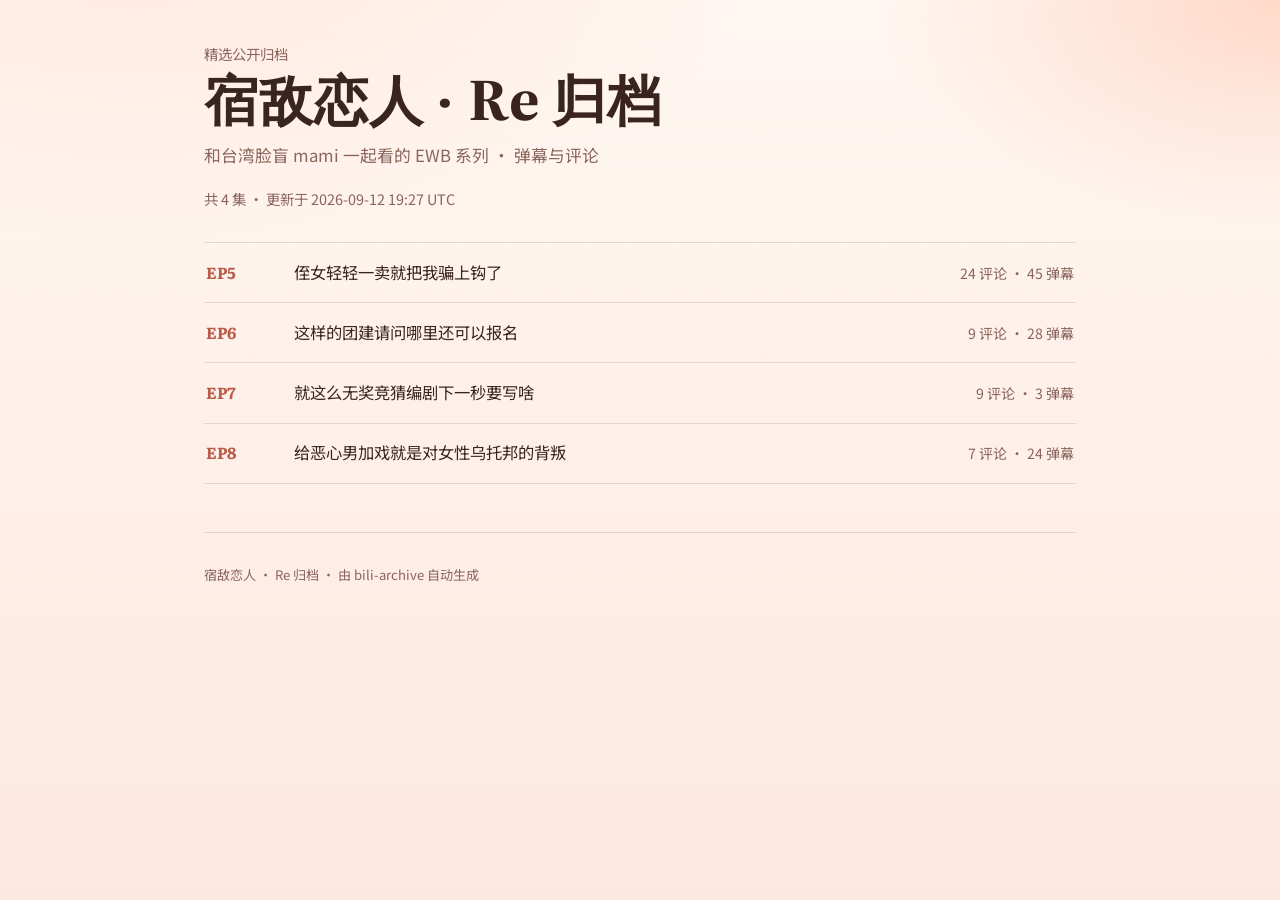
<file: index.html>
<!DOCTYPE html>
<html lang="zh-CN">
<head>
  <meta charset="utf-8">
  <meta name="viewport" content="width=device-width, initial-scale=1, viewport-fit=cover">
  <meta name="theme-color" content="#fff7f2">
  <meta name="description" content="精选「宿敌恋人」相关视频的弹幕与评论归档，供朋友查阅。">
  <title>宿敌恋人 · Re 归档</title>
  <link rel="preconnect" href="https://fonts.googleapis.com">
  <link rel="preconnect" href="https://fonts.gstatic.com" crossorigin>
  <link href="https://fonts.googleapis.com/css2?family=Literata:opsz,wght@7..72,500;7..72,700&family=Noto+Sans+SC:wght@400;500;700&display=swap" rel="stylesheet">
  <style>
:root {
  --bg0: #fff7f2;
  --bg1: #fde8df;
  --ink: #3a2420;
  --muted: #8a655c;
  --line: rgba(90, 48, 40, 0.14);
  --accent: #b85c4a;
  --accent-soft: #f3d0c4;
  --panel: rgba(255, 252, 249, 0.86);
  --serif: "Literata", "Noto Serif SC", "Songti SC", serif;
  --sans: "Noto Sans SC", "PingFang SC", "Hiragino Sans GB", sans-serif;
  --page-pad: clamp(1rem, 4vw, 1.5rem);
  --tap: 44px;
}

* { box-sizing: border-box; }

html {
  scroll-behavior: smooth;
  -webkit-text-size-adjust: 100%;
  text-size-adjust: 100%;
}

body {
  margin: 0;
  color: var(--ink);
  font-family: var(--sans);
  font-size: 16px;
  line-height: 1.6;
  background:
    radial-gradient(1200px 600px at 10% -10%, #ffe7dc 0%, transparent 55%),
    radial-gradient(900px 500px at 100% 0%, #ffd9c8 0%, transparent 45%),
    linear-gradient(180deg, var(--bg0), var(--bg1));
  min-height: 100vh;
  min-height: 100dvh;
  -webkit-tap-highlight-color: rgba(184, 92, 74, 0.18);
}

.atmosphere {
  position: fixed;
  inset: 0;
  pointer-events: none;
  background-image:
    linear-gradient(rgba(255, 247, 242, 0.35) 1px, transparent 1px),
    linear-gradient(90deg, rgba(255, 247, 242, 0.35) 1px, transparent 1px);
  background-size: 42px 42px;
  opacity: 0.35;
  mask-image: linear-gradient(180deg, black, transparent 90%);
}

.page {
  position: relative;
  width: min(920px, 100%);
  margin: 0 auto;
  padding:
    calc(1.5rem + env(safe-area-inset-top, 0px))
    calc(var(--page-pad) + env(safe-area-inset-right, 0px))
    calc(3rem + env(safe-area-inset-bottom, 0px))
    calc(var(--page-pad) + env(safe-area-inset-left, 0px));
}

.brand {
  font-family: var(--serif);
  font-size: clamp(1.9rem, 8vw, 3.4rem);
  font-weight: 700;
  letter-spacing: 0.02em;
  line-height: 1.18;
  margin: 0 0 0.75rem;
  overflow-wrap: anywhere;
}

.lede {
  margin: 0;
  max-width: 34rem;
  color: var(--muted);
  font-size: clamp(0.98rem, 3.6vw, 1.05rem);
  line-height: 1.7;
}

.meta-line {
  margin: 1.1rem 0 0;
  color: var(--muted);
  font-size: 0.9rem;
}

.episode-list {
  list-style: none;
  margin: 2rem 0 0;
  padding: 0;
  border-top: 1px solid var(--line);
}

.episode-list li {
  border-bottom: 1px solid var(--line);
}

.episode-list a {
  display: grid;
  grid-template-columns: 4.5rem 1fr auto;
  gap: 0.85rem 1rem;
  align-items: baseline;
  min-height: var(--tap);
  padding: 1.05rem 0.1rem;
  color: inherit;
  text-decoration: none;
  transition: color 180ms ease;
}

@media (hover: hover) and (pointer: fine) {
  .episode-list a {
    transition: transform 180ms ease, color 180ms ease;
  }
  .episode-list a:hover {
    color: var(--accent);
    transform: translateX(4px);
  }
}

.ep-label {
  font-family: var(--serif);
  font-weight: 700;
  color: var(--accent);
}

.ep-title {
  font-size: 1.02rem;
  line-height: 1.5;
  overflow-wrap: anywhere;
}

.ep-stats {
  color: var(--muted);
  font-size: 0.88rem;
  white-space: nowrap;
}

.topnav {
  display: flex;
  justify-content: space-between;
  gap: 1rem;
  align-items: center;
  margin-bottom: 1.5rem;
  color: var(--muted);
  font-size: 0.95rem;
}

.topnav a {
  display: inline-flex;
  align-items: center;
  min-height: var(--tap);
  color: var(--accent);
  text-decoration: none;
  border-bottom: 1px solid transparent;
}

@media (hover: hover) and (pointer: fine) {
  .topnav a:hover { border-bottom-color: var(--accent); }
}

.jump-nav {
  display: flex;
  gap: 0.6rem;
  margin: 1.25rem 0 0;
  position: sticky;
  top: calc(0.4rem + env(safe-area-inset-top, 0px));
  z-index: 5;
  padding: 0.35rem 0;
  background: linear-gradient(180deg, rgba(255, 247, 242, 0.96), rgba(255, 247, 242, 0.88));
  backdrop-filter: blur(8px);
}

.jump-nav a {
  flex: 1;
  display: inline-flex;
  align-items: center;
  justify-content: center;
  min-height: var(--tap);
  padding: 0.55rem 0.75rem;
  border: 1px solid var(--line);
  border-radius: 999px;
  color: var(--ink);
  text-decoration: none;
  background: var(--panel);
  font-size: 0.95rem;
}

.jump-nav a:active {
  border-color: var(--accent);
  color: var(--accent);
}

.video-hero h1 {
  font-family: var(--serif);
  font-size: clamp(1.35rem, 5.5vw, 2.3rem);
  line-height: 1.35;
  margin: 0 0 0.85rem;
  overflow-wrap: anywhere;
}

.video-meta {
  display: flex;
  flex-wrap: wrap;
  gap: 0.45rem 0.85rem;
  margin: 0;
  padding: 0;
  list-style: none;
  color: var(--muted);
  font-size: 0.9rem;
}

.video-meta a {
  color: var(--accent);
  display: inline-flex;
  align-items: center;
  min-height: 2rem;
}

.section {
  margin-top: 2rem;
  scroll-margin-top: calc(4.5rem + env(safe-area-inset-top, 0px));
}

.section h2 {
  font-family: var(--serif);
  font-size: clamp(1.15rem, 4.5vw, 1.35rem);
  margin: 0 0 0.9rem;
  padding-bottom: 0.55rem;
  border-bottom: 1px solid var(--line);
}

.comment-list,
.replies,
.danmaku-list {
  list-style: none;
  margin: 0;
  padding: 0;
}

.comment {
  padding: 0.95rem 0;
  border-bottom: 1px solid var(--line);
}

.comment:last-child { border-bottom: 0; }

.replies {
  margin: 0.7rem 0 0 0.75rem;
  padding-left: 0.85rem;
  border-left: 2px solid var(--accent-soft);
}

.reply {
  border-bottom: 0;
  padding: 0.65rem 0;
}

.comment-meta {
  display: flex;
  flex-wrap: wrap;
  gap: 0.35rem 0.75rem;
  margin-bottom: 0.35rem;
  font-size: 0.86rem;
  color: var(--muted);
}

.uname {
  color: var(--ink);
  font-weight: 500;
}

.like { color: var(--accent); }

.comment-body {
  line-height: 1.7;
  white-space: normal;
  overflow-wrap: anywhere;
  word-break: break-word;
}

.danmaku-list li {
  display: grid;
  grid-template-columns: 3.6rem 1fr;
  gap: 0.7rem;
  padding: 0.6rem 0;
  border-bottom: 1px dashed var(--line);
  line-height: 1.55;
  align-items: start;
}

.danmaku-list .time {
  font-variant-numeric: tabular-nums;
  color: var(--accent);
  font-weight: 500;
  font-size: 0.92rem;
  padding-top: 0.08rem;
}

.danmaku-list .text {
  overflow-wrap: anywhere;
  word-break: break-word;
}

.empty {
  color: var(--muted);
}

.site-footer {
  margin-top: 3rem;
  padding-top: 1.15rem;
  border-top: 1px solid var(--line);
  color: var(--muted);
  font-size: 0.82rem;
}

.sr-only {
  position: absolute;
  width: 1px;
  height: 1px;
  padding: 0;
  margin: -1px;
  overflow: hidden;
  clip: rect(0, 0, 0, 0);
  border: 0;
}

@media (max-width: 720px) {
  .page {
    padding-top: calc(1.15rem + env(safe-area-inset-top, 0px));
    padding-bottom: calc(2.4rem + env(safe-area-inset-bottom, 0px));
  }

  .episode-list {
    margin-top: 1.5rem;
  }

  .episode-list a {
    grid-template-columns: 3.2rem 1fr;
    grid-template-areas:
      "label title"
      "label stats";
    gap: 0.2rem 0.75rem;
    padding: 1rem 0;
  }

  .ep-label {
    grid-area: label;
    padding-top: 0.15rem;
    font-size: 1.05rem;
  }

  .ep-title {
    grid-area: title;
    font-size: 1rem;
  }

  .ep-stats {
    grid-area: stats;
    white-space: normal;
    font-size: 0.84rem;
  }

  .video-meta {
    gap: 0.35rem 0.7rem;
  }

  .replies {
    margin-left: 0.15rem;
    padding-left: 0.7rem;
  }

  .danmaku-list li {
    grid-template-columns: 3.2rem 1fr;
    gap: 0.55rem;
  }

  .comment-body,
  .danmaku-list .text {
    font-size: 0.98rem;
  }
}

@media (max-width: 420px) {
  .brand {
    font-size: clamp(1.7rem, 9vw, 2.2rem);
  }

  .jump-nav {
    gap: 0.45rem;
  }

  .jump-nav a {
    font-size: 0.9rem;
    padding: 0.5rem 0.55rem;
  }
}

  </style>
</head>
<body>
  <div class="atmosphere" aria-hidden="true"></div>
  <div class="page">
    
    <header class="hero">
      <p class="meta-line">精选公开归档</p>
      <h1 class="brand">宿敌恋人 · Re 归档</h1>
      <p class="lede">和台湾脸盲 mami 一起看的 EWB 系列 · 弹幕与评论</p>
      <p class="meta-line">共 4 集 · 更新于 2026-09-12 19:27 UTC</p>
    </header>
    <ol class="episode-list">
      <li>
              <a href="./BV1dz5c6vEZ7/index.html">
                <span class="ep-label">EP5</span>
                <span class="ep-title">侄女轻轻一卖就把我骗上钩了</span>
                <span class="ep-stats">24 评论 · 45 弹幕</span>
              </a>
            </li><li>
              <a href="./BV17Xjy6YEa5/index.html">
                <span class="ep-label">EP6</span>
                <span class="ep-title">这样的团建请问哪里还可以报名</span>
                <span class="ep-stats">9 评论 · 28 弹幕</span>
              </a>
            </li><li>
              <a href="./BV1X77q6MEDX/index.html">
                <span class="ep-label">EP7</span>
                <span class="ep-title">就这么无奖竞猜编剧下一秒要写啥</span>
                <span class="ep-stats">9 评论 · 3 弹幕</span>
              </a>
            </li><li>
              <a href="./BV1Gwj164EDJ/index.html">
                <span class="ep-label">EP8</span>
                <span class="ep-title">给恶心男加戏就是对女性乌托邦的背叛</span>
                <span class="ep-stats">7 评论 · 24 弹幕</span>
              </a>
            </li>
    </ol>
    
    <footer class="site-footer">
      <p>宿敌恋人 · Re 归档 · 由 bili-archive 自动生成</p>
    </footer>
  </div>
</body>
</html>
</file>
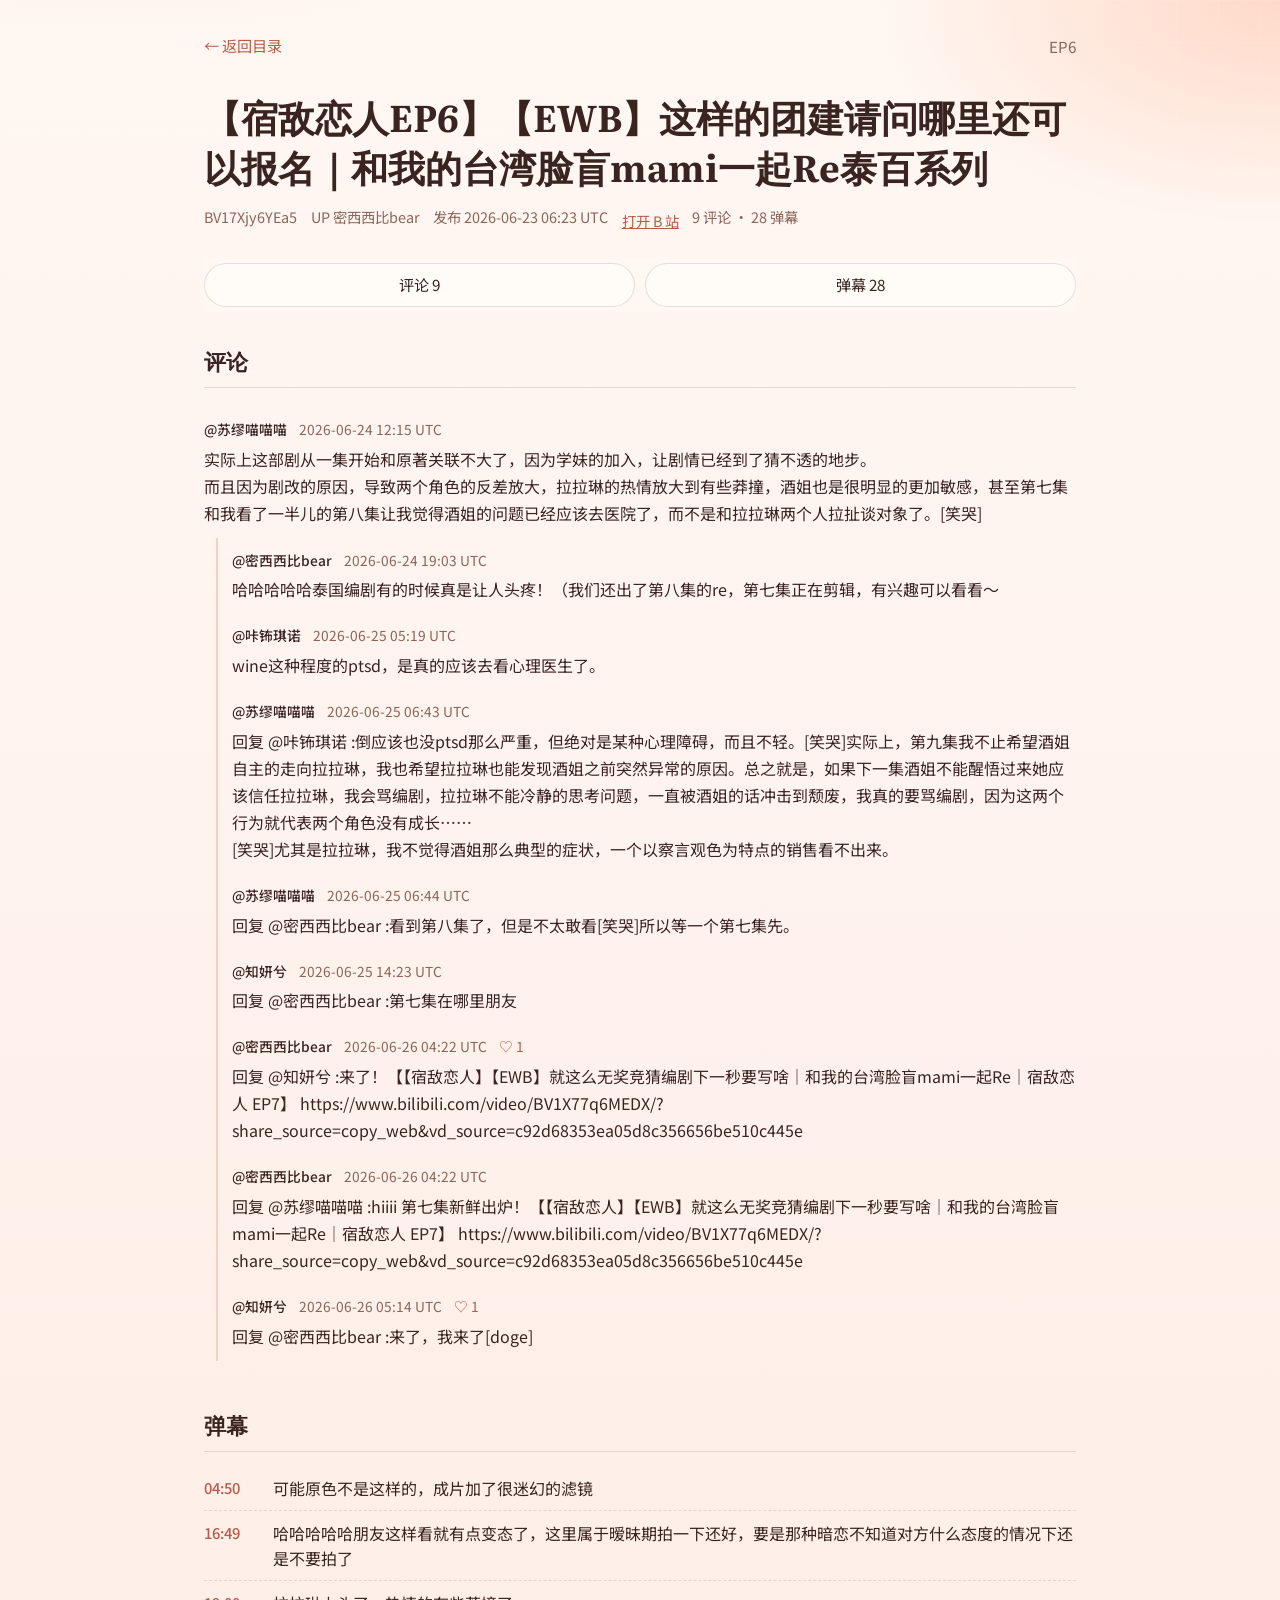
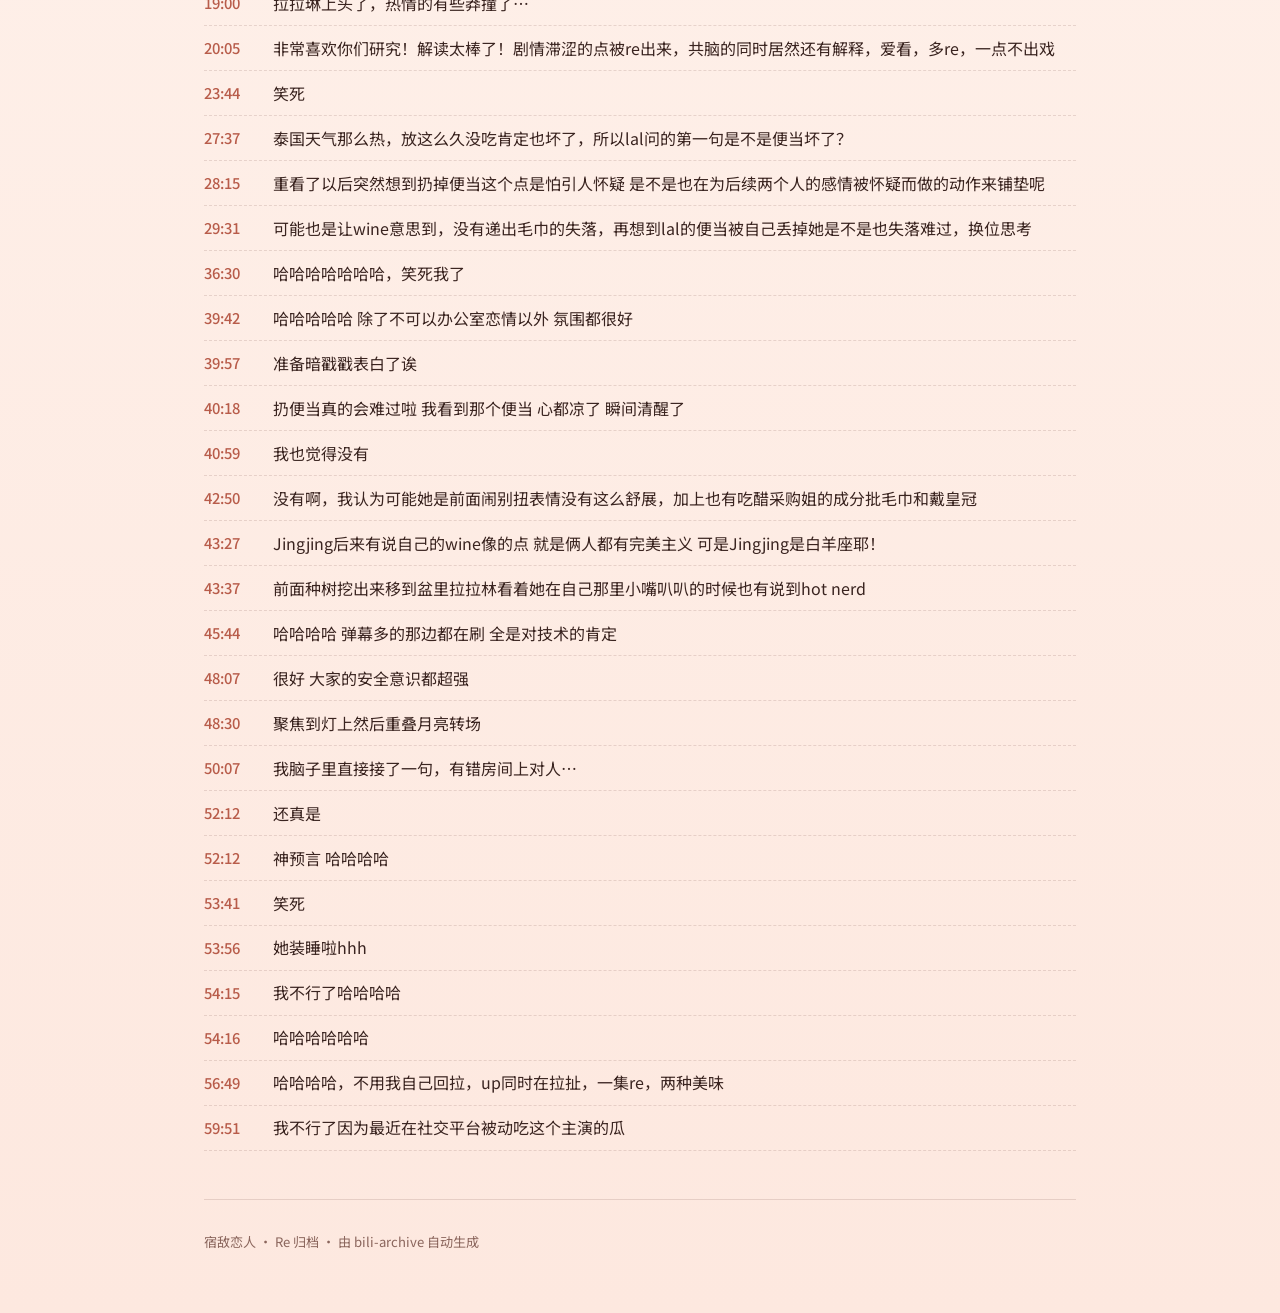
<file: BV17Xjy6YEa5/index.html>
<!DOCTYPE html>
<html lang="zh-CN">
<head>
  <meta charset="utf-8">
  <meta name="viewport" content="width=device-width, initial-scale=1, viewport-fit=cover">
  <meta name="theme-color" content="#fff7f2">
  <meta name="description" content="【宿敌恋人EP6】【EWB】这样的团建请问哪里还可以报名｜和我的台湾脸盲mami一起Re泰百系列">
  <title>EP6 · 宿敌恋人 · Re 归档</title>
  <link rel="preconnect" href="https://fonts.googleapis.com">
  <link rel="preconnect" href="https://fonts.gstatic.com" crossorigin>
  <link href="https://fonts.googleapis.com/css2?family=Literata:opsz,wght@7..72,500;7..72,700&family=Noto+Sans+SC:wght@400;500;700&display=swap" rel="stylesheet">
  <style>
:root {
  --bg0: #fff7f2;
  --bg1: #fde8df;
  --ink: #3a2420;
  --muted: #8a655c;
  --line: rgba(90, 48, 40, 0.14);
  --accent: #b85c4a;
  --accent-soft: #f3d0c4;
  --panel: rgba(255, 252, 249, 0.86);
  --serif: "Literata", "Noto Serif SC", "Songti SC", serif;
  --sans: "Noto Sans SC", "PingFang SC", "Hiragino Sans GB", sans-serif;
  --page-pad: clamp(1rem, 4vw, 1.5rem);
  --tap: 44px;
}

* { box-sizing: border-box; }

html {
  scroll-behavior: smooth;
  -webkit-text-size-adjust: 100%;
  text-size-adjust: 100%;
}

body {
  margin: 0;
  color: var(--ink);
  font-family: var(--sans);
  font-size: 16px;
  line-height: 1.6;
  background:
    radial-gradient(1200px 600px at 10% -10%, #ffe7dc 0%, transparent 55%),
    radial-gradient(900px 500px at 100% 0%, #ffd9c8 0%, transparent 45%),
    linear-gradient(180deg, var(--bg0), var(--bg1));
  min-height: 100vh;
  min-height: 100dvh;
  -webkit-tap-highlight-color: rgba(184, 92, 74, 0.18);
}

.atmosphere {
  position: fixed;
  inset: 0;
  pointer-events: none;
  background-image:
    linear-gradient(rgba(255, 247, 242, 0.35) 1px, transparent 1px),
    linear-gradient(90deg, rgba(255, 247, 242, 0.35) 1px, transparent 1px);
  background-size: 42px 42px;
  opacity: 0.35;
  mask-image: linear-gradient(180deg, black, transparent 90%);
}

.page {
  position: relative;
  width: min(920px, 100%);
  margin: 0 auto;
  padding:
    calc(1.5rem + env(safe-area-inset-top, 0px))
    calc(var(--page-pad) + env(safe-area-inset-right, 0px))
    calc(3rem + env(safe-area-inset-bottom, 0px))
    calc(var(--page-pad) + env(safe-area-inset-left, 0px));
}

.brand {
  font-family: var(--serif);
  font-size: clamp(1.9rem, 8vw, 3.4rem);
  font-weight: 700;
  letter-spacing: 0.02em;
  line-height: 1.18;
  margin: 0 0 0.75rem;
  overflow-wrap: anywhere;
}

.lede {
  margin: 0;
  max-width: 34rem;
  color: var(--muted);
  font-size: clamp(0.98rem, 3.6vw, 1.05rem);
  line-height: 1.7;
}

.meta-line {
  margin: 1.1rem 0 0;
  color: var(--muted);
  font-size: 0.9rem;
}

.episode-list {
  list-style: none;
  margin: 2rem 0 0;
  padding: 0;
  border-top: 1px solid var(--line);
}

.episode-list li {
  border-bottom: 1px solid var(--line);
}

.episode-list a {
  display: grid;
  grid-template-columns: 4.5rem 1fr auto;
  gap: 0.85rem 1rem;
  align-items: baseline;
  min-height: var(--tap);
  padding: 1.05rem 0.1rem;
  color: inherit;
  text-decoration: none;
  transition: color 180ms ease;
}

@media (hover: hover) and (pointer: fine) {
  .episode-list a {
    transition: transform 180ms ease, color 180ms ease;
  }
  .episode-list a:hover {
    color: var(--accent);
    transform: translateX(4px);
  }
}

.ep-label {
  font-family: var(--serif);
  font-weight: 700;
  color: var(--accent);
}

.ep-title {
  font-size: 1.02rem;
  line-height: 1.5;
  overflow-wrap: anywhere;
}

.ep-stats {
  color: var(--muted);
  font-size: 0.88rem;
  white-space: nowrap;
}

.topnav {
  display: flex;
  justify-content: space-between;
  gap: 1rem;
  align-items: center;
  margin-bottom: 1.5rem;
  color: var(--muted);
  font-size: 0.95rem;
}

.topnav a {
  display: inline-flex;
  align-items: center;
  min-height: var(--tap);
  color: var(--accent);
  text-decoration: none;
  border-bottom: 1px solid transparent;
}

@media (hover: hover) and (pointer: fine) {
  .topnav a:hover { border-bottom-color: var(--accent); }
}

.jump-nav {
  display: flex;
  gap: 0.6rem;
  margin: 1.25rem 0 0;
  position: sticky;
  top: calc(0.4rem + env(safe-area-inset-top, 0px));
  z-index: 5;
  padding: 0.35rem 0;
  background: linear-gradient(180deg, rgba(255, 247, 242, 0.96), rgba(255, 247, 242, 0.88));
  backdrop-filter: blur(8px);
}

.jump-nav a {
  flex: 1;
  display: inline-flex;
  align-items: center;
  justify-content: center;
  min-height: var(--tap);
  padding: 0.55rem 0.75rem;
  border: 1px solid var(--line);
  border-radius: 999px;
  color: var(--ink);
  text-decoration: none;
  background: var(--panel);
  font-size: 0.95rem;
}

.jump-nav a:active {
  border-color: var(--accent);
  color: var(--accent);
}

.video-hero h1 {
  font-family: var(--serif);
  font-size: clamp(1.35rem, 5.5vw, 2.3rem);
  line-height: 1.35;
  margin: 0 0 0.85rem;
  overflow-wrap: anywhere;
}

.video-meta {
  display: flex;
  flex-wrap: wrap;
  gap: 0.45rem 0.85rem;
  margin: 0;
  padding: 0;
  list-style: none;
  color: var(--muted);
  font-size: 0.9rem;
}

.video-meta a {
  color: var(--accent);
  display: inline-flex;
  align-items: center;
  min-height: 2rem;
}

.section {
  margin-top: 2rem;
  scroll-margin-top: calc(4.5rem + env(safe-area-inset-top, 0px));
}

.section h2 {
  font-family: var(--serif);
  font-size: clamp(1.15rem, 4.5vw, 1.35rem);
  margin: 0 0 0.9rem;
  padding-bottom: 0.55rem;
  border-bottom: 1px solid var(--line);
}

.comment-list,
.replies,
.danmaku-list {
  list-style: none;
  margin: 0;
  padding: 0;
}

.comment {
  padding: 0.95rem 0;
  border-bottom: 1px solid var(--line);
}

.comment:last-child { border-bottom: 0; }

.replies {
  margin: 0.7rem 0 0 0.75rem;
  padding-left: 0.85rem;
  border-left: 2px solid var(--accent-soft);
}

.reply {
  border-bottom: 0;
  padding: 0.65rem 0;
}

.comment-meta {
  display: flex;
  flex-wrap: wrap;
  gap: 0.35rem 0.75rem;
  margin-bottom: 0.35rem;
  font-size: 0.86rem;
  color: var(--muted);
}

.uname {
  color: var(--ink);
  font-weight: 500;
}

.like { color: var(--accent); }

.comment-body {
  line-height: 1.7;
  white-space: normal;
  overflow-wrap: anywhere;
  word-break: break-word;
}

.danmaku-list li {
  display: grid;
  grid-template-columns: 3.6rem 1fr;
  gap: 0.7rem;
  padding: 0.6rem 0;
  border-bottom: 1px dashed var(--line);
  line-height: 1.55;
  align-items: start;
}

.danmaku-list .time {
  font-variant-numeric: tabular-nums;
  color: var(--accent);
  font-weight: 500;
  font-size: 0.92rem;
  padding-top: 0.08rem;
}

.danmaku-list .text {
  overflow-wrap: anywhere;
  word-break: break-word;
}

.empty {
  color: var(--muted);
}

.site-footer {
  margin-top: 3rem;
  padding-top: 1.15rem;
  border-top: 1px solid var(--line);
  color: var(--muted);
  font-size: 0.82rem;
}

.sr-only {
  position: absolute;
  width: 1px;
  height: 1px;
  padding: 0;
  margin: -1px;
  overflow: hidden;
  clip: rect(0, 0, 0, 0);
  border: 0;
}

@media (max-width: 720px) {
  .page {
    padding-top: calc(1.15rem + env(safe-area-inset-top, 0px));
    padding-bottom: calc(2.4rem + env(safe-area-inset-bottom, 0px));
  }

  .episode-list {
    margin-top: 1.5rem;
  }

  .episode-list a {
    grid-template-columns: 3.2rem 1fr;
    grid-template-areas:
      "label title"
      "label stats";
    gap: 0.2rem 0.75rem;
    padding: 1rem 0;
  }

  .ep-label {
    grid-area: label;
    padding-top: 0.15rem;
    font-size: 1.05rem;
  }

  .ep-title {
    grid-area: title;
    font-size: 1rem;
  }

  .ep-stats {
    grid-area: stats;
    white-space: normal;
    font-size: 0.84rem;
  }

  .video-meta {
    gap: 0.35rem 0.7rem;
  }

  .replies {
    margin-left: 0.15rem;
    padding-left: 0.7rem;
  }

  .danmaku-list li {
    grid-template-columns: 3.2rem 1fr;
    gap: 0.55rem;
  }

  .comment-body,
  .danmaku-list .text {
    font-size: 0.98rem;
  }
}

@media (max-width: 420px) {
  .brand {
    font-size: clamp(1.7rem, 9vw, 2.2rem);
  }

  .jump-nav {
    gap: 0.45rem;
  }

  .jump-nav a {
    font-size: 0.9rem;
    padding: 0.5rem 0.55rem;
  }
}

  </style>
</head>
<body>
  <div class="atmosphere" aria-hidden="true"></div>
  <div class="page">
    
    <nav class="topnav">
      <a href="../index.html">← 返回目录</a>
      <span>EP6</span>
    </nav>
    <header class="video-hero">
      <h1>【宿敌恋人EP6】【EWB】这样的团建请问哪里还可以报名｜和我的台湾脸盲mami一起Re泰百系列</h1>
      <ul class="video-meta">
        <li>BV17Xjy6YEa5</li>
        <li>UP 密西西比bear</li>
        <li>发布 2026-06-23 06:23 UTC</li>
        <li><a href="https://www.bilibili.com/video/BV17Xjy6YEa5/" rel="noopener noreferrer" target="_blank">打开 B 站</a></li>
        <li>9 评论 · 28 弹幕</li>
      </ul>
      <nav class="jump-nav" aria-label="页面章节">
        <a href="#comments">评论 9</a>
        <a href="#danmaku">弹幕 28</a>
      </nav>
    </header>
    <section class="section" id="comments">
      <h2>评论</h2>
      <ol class="comment-list">
<li class="comment">
<div class="comment-meta">
        <span class="uname">@苏缪喵喵喵</span>
        <span class="when">2026-06-24 12:15 UTC</span>
        
        <span class="sr-only">评论</span>
      </div>
      <div class="comment-body">实际上这部剧从一集开始和原著关联不大了，因为学妹的加入，让剧情已经到了猜不透的地步。<br>而且因为剧改的原因，导致两个角色的反差放大，拉拉琳的热情放大到有些莽撞，酒姐也是很明显的更加敏感，甚至第七集和我看了一半儿的第八集让我觉得酒姐的问题已经应该去医院了，而不是和拉拉琳两个人拉扯谈对象了。[笑哭]</div>
<ol class="replies">
<li class="comment reply">
<div class="comment-meta">
        <span class="uname">@密西西比bear</span>
        <span class="when">2026-06-24 19:03 UTC</span>
        
        <span class="sr-only">楼中楼</span>
      </div>
      <div class="comment-body">哈哈哈哈哈泰国编剧有的时候真是让人头疼！（我们还出了第八集的re，第七集正在剪辑，有兴趣可以看看～</div>
</li>
<li class="comment reply">
<div class="comment-meta">
        <span class="uname">@咔钸琪诺</span>
        <span class="when">2026-06-25 05:19 UTC</span>
        
        <span class="sr-only">楼中楼</span>
      </div>
      <div class="comment-body">wine这种程度的ptsd，是真的应该去看心理医生了。</div>
</li>
<li class="comment reply">
<div class="comment-meta">
        <span class="uname">@苏缪喵喵喵</span>
        <span class="when">2026-06-25 06:43 UTC</span>
        
        <span class="sr-only">楼中楼</span>
      </div>
      <div class="comment-body">回复 @咔钸琪诺 :倒应该也没ptsd那么严重，但绝对是某种心理障碍，而且不轻。[笑哭]实际上，第九集我不止希望酒姐自主的走向拉拉琳，我也希望拉拉琳也能发现酒姐之前突然异常的原因。总之就是，如果下一集酒姐不能醒悟过来她应该信任拉拉琳，我会骂编剧，拉拉琳不能冷静的思考问题，一直被酒姐的话冲击到颓废，我真的要骂编剧，因为这两个行为就代表两个角色没有成长……<br>[笑哭]尤其是拉拉琳，我不觉得酒姐那么典型的症状，一个以察言观色为特点的销售看不出来。</div>
</li>
<li class="comment reply">
<div class="comment-meta">
        <span class="uname">@苏缪喵喵喵</span>
        <span class="when">2026-06-25 06:44 UTC</span>
        
        <span class="sr-only">楼中楼</span>
      </div>
      <div class="comment-body">回复 @密西西比bear :看到第八集了，但是不太敢看[笑哭]所以等一个第七集先。</div>
</li>
<li class="comment reply">
<div class="comment-meta">
        <span class="uname">@知妍兮</span>
        <span class="when">2026-06-25 14:23 UTC</span>
        
        <span class="sr-only">楼中楼</span>
      </div>
      <div class="comment-body">回复 @密西西比bear :第七集在哪里朋友</div>
</li>
<li class="comment reply">
<div class="comment-meta">
        <span class="uname">@密西西比bear</span>
        <span class="when">2026-06-26 04:22 UTC</span>
        <span class="like">♡ 1</span>
        <span class="sr-only">楼中楼</span>
      </div>
      <div class="comment-body">回复 @知妍兮 :来了！【【宿敌恋人】【EWB】就这么无奖竞猜编剧下一秒要写啥｜和我的台湾脸盲mami一起Re｜宿敌恋人 EP7】 https://www.bilibili.com/video/BV1X77q6MEDX/?share_source=copy_web&amp;vd_source=c92d68353ea05d8c356656be510c445e</div>
</li>
<li class="comment reply">
<div class="comment-meta">
        <span class="uname">@密西西比bear</span>
        <span class="when">2026-06-26 04:22 UTC</span>
        
        <span class="sr-only">楼中楼</span>
      </div>
      <div class="comment-body">回复 @苏缪喵喵喵 :hiiii 第七集新鲜出炉！【【宿敌恋人】【EWB】就这么无奖竞猜编剧下一秒要写啥｜和我的台湾脸盲mami一起Re｜宿敌恋人 EP7】 https://www.bilibili.com/video/BV1X77q6MEDX/?share_source=copy_web&amp;vd_source=c92d68353ea05d8c356656be510c445e</div>
</li>
<li class="comment reply">
<div class="comment-meta">
        <span class="uname">@知妍兮</span>
        <span class="when">2026-06-26 05:14 UTC</span>
        <span class="like">♡ 1</span>
        <span class="sr-only">楼中楼</span>
      </div>
      <div class="comment-body">回复 @密西西比bear :来了，我来了[doge]</div>
</li>
</ol>
</li>
</ol>
    </section>
    <section class="section" id="danmaku">
      <h2>弹幕</h2>
      <ol class="danmaku-list">
<li><span class="time">04:50</span><span class="text">可能原色不是这样的，成片加了很迷幻的滤镜</span></li>
<li><span class="time">16:49</span><span class="text">哈哈哈哈哈朋友这样看就有点变态了，这里属于暧昧期拍一下还好，要是那种暗恋不知道对方什么态度的情况下还是不要拍了</span></li>
<li><span class="time">19:00</span><span class="text">拉拉琳上头了，热情的有些莽撞了…</span></li>
<li><span class="time">20:05</span><span class="text">非常喜欢你们研究！解读太棒了！剧情滞涩的点被re出来，共脑的同时居然还有解释，爱看，多re，一点不出戏</span></li>
<li><span class="time">23:44</span><span class="text">笑死</span></li>
<li><span class="time">27:37</span><span class="text">泰国天气那么热，放这么久没吃肯定也坏了，所以lal问的第一句是不是便当坏了？</span></li>
<li><span class="time">28:15</span><span class="text">重看了以后突然想到扔掉便当这个点是怕引人怀疑 是不是也在为后续两个人的感情被怀疑而做的动作来铺垫呢 </span></li>
<li><span class="time">29:31</span><span class="text">可能也是让wine意思到，没有递出毛巾的失落，再想到lal的便当被自己丢掉她是不是也失落难过，换位思考</span></li>
<li><span class="time">36:30</span><span class="text">哈哈哈哈哈哈哈，笑死我了</span></li>
<li><span class="time">39:42</span><span class="text">哈哈哈哈哈 除了不可以办公室恋情以外 氛围都很好</span></li>
<li><span class="time">39:57</span><span class="text">准备暗戳戳表白了诶</span></li>
<li><span class="time">40:18</span><span class="text">扔便当真的会难过啦 我看到那个便当 心都凉了 瞬间清醒了</span></li>
<li><span class="time">40:59</span><span class="text">我也觉得没有</span></li>
<li><span class="time">42:50</span><span class="text">没有啊，我认为可能她是前面闹别扭表情没有这么舒展，加上也有吃醋采购姐的成分批毛巾和戴皇冠</span></li>
<li><span class="time">43:27</span><span class="text">Jingjing后来有说自己的wine像的点 就是俩人都有完美主义 可是Jingjing是白羊座耶！</span></li>
<li><span class="time">43:37</span><span class="text">前面种树挖出来移到盆里拉拉林看着她在自己那里小嘴叭叭的时候也有说到hot nerd</span></li>
<li><span class="time">45:44</span><span class="text">哈哈哈哈 弹幕多的那边都在刷 全是对技术的肯定</span></li>
<li><span class="time">48:07</span><span class="text">很好 大家的安全意识都超强</span></li>
<li><span class="time">48:30</span><span class="text">聚焦到灯上然后重叠月亮转场</span></li>
<li><span class="time">50:07</span><span class="text">我脑子里直接接了一句，有错房间上对人…</span></li>
<li><span class="time">52:12</span><span class="text">还真是</span></li>
<li><span class="time">52:12</span><span class="text">神预言 哈哈哈哈</span></li>
<li><span class="time">53:41</span><span class="text">笑死</span></li>
<li><span class="time">53:56</span><span class="text">她装睡啦hhh</span></li>
<li><span class="time">54:15</span><span class="text">我不行了哈哈哈哈</span></li>
<li><span class="time">54:16</span><span class="text">哈哈哈哈哈哈</span></li>
<li><span class="time">56:49</span><span class="text">哈哈哈哈，不用我自己回拉，up同时在拉扯，一集re，两种美味</span></li>
<li><span class="time">59:51</span><span class="text">我不行了因为最近在社交平台被动吃这个主演的瓜</span></li>
</ol>
    </section>
    
    <footer class="site-footer">
      <p>宿敌恋人 · Re 归档 · 由 bili-archive 自动生成</p>
    </footer>
  </div>
</body>
</html>
</file>
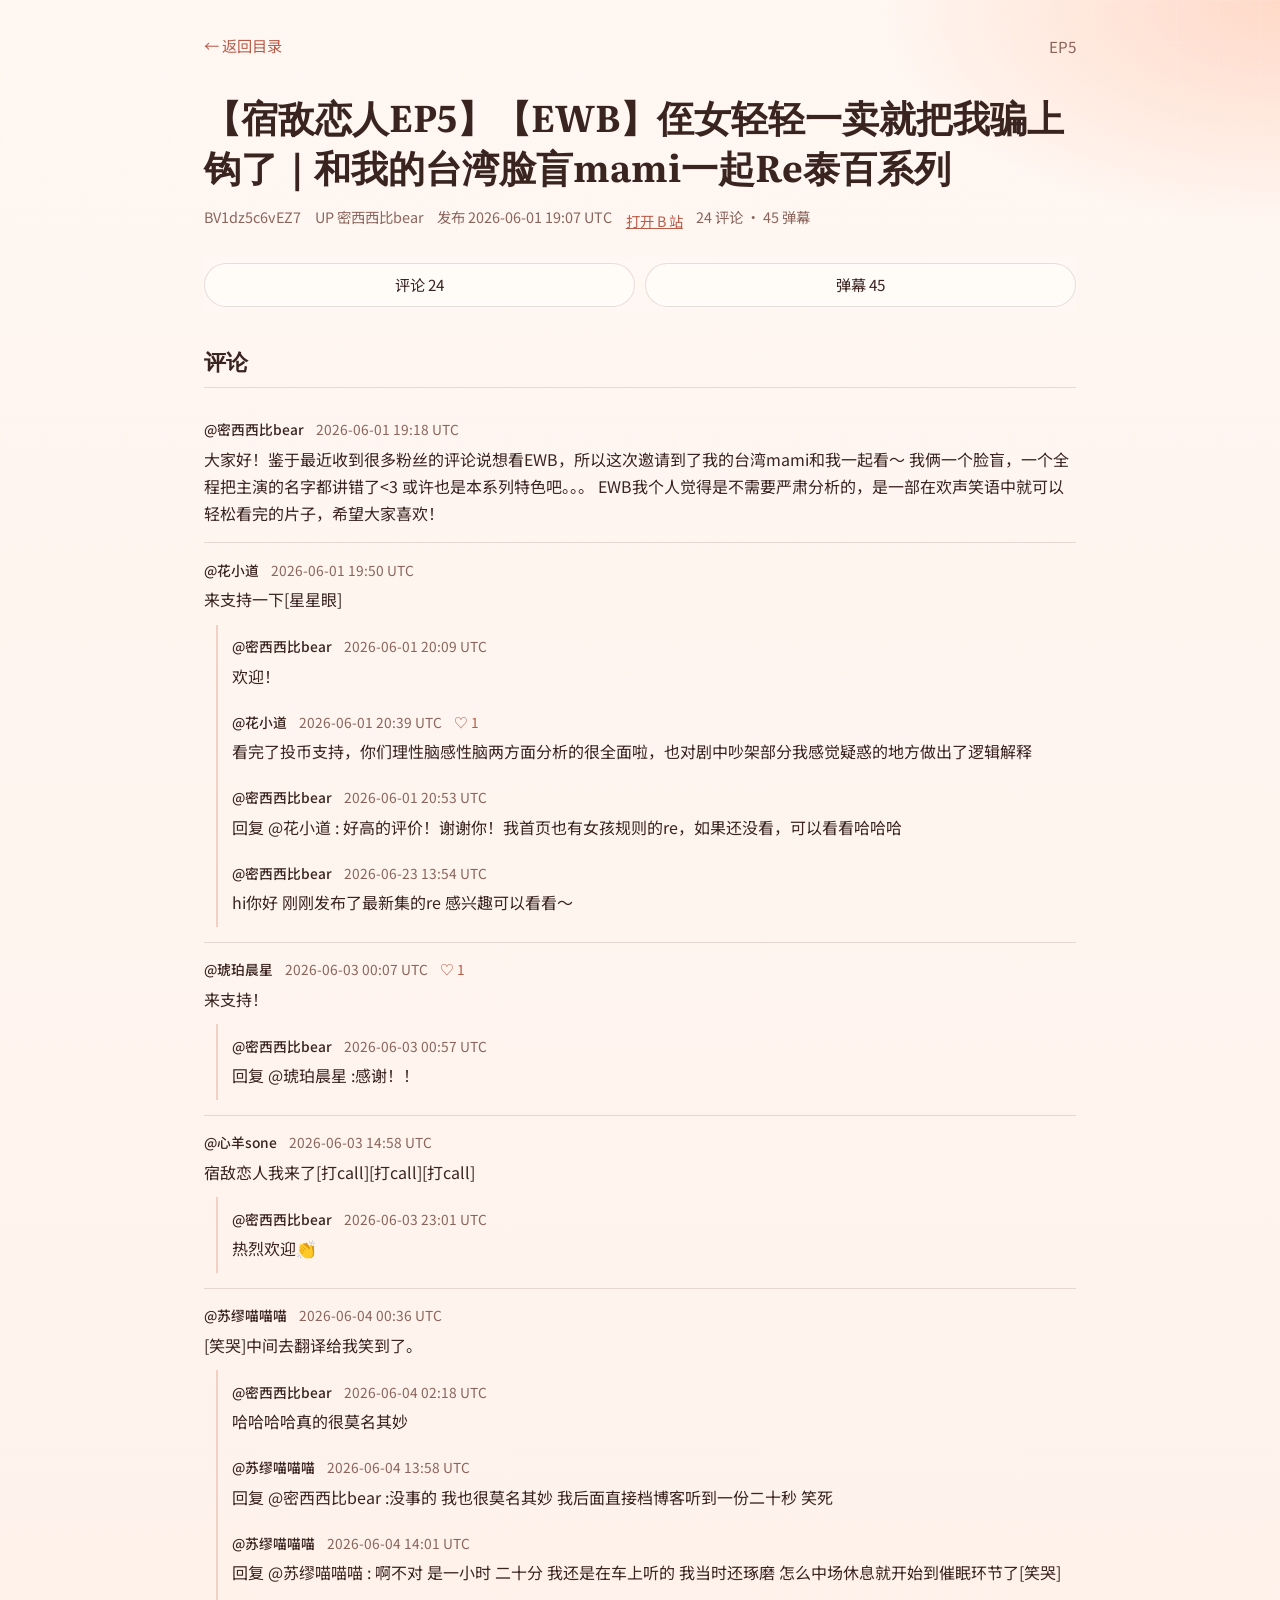
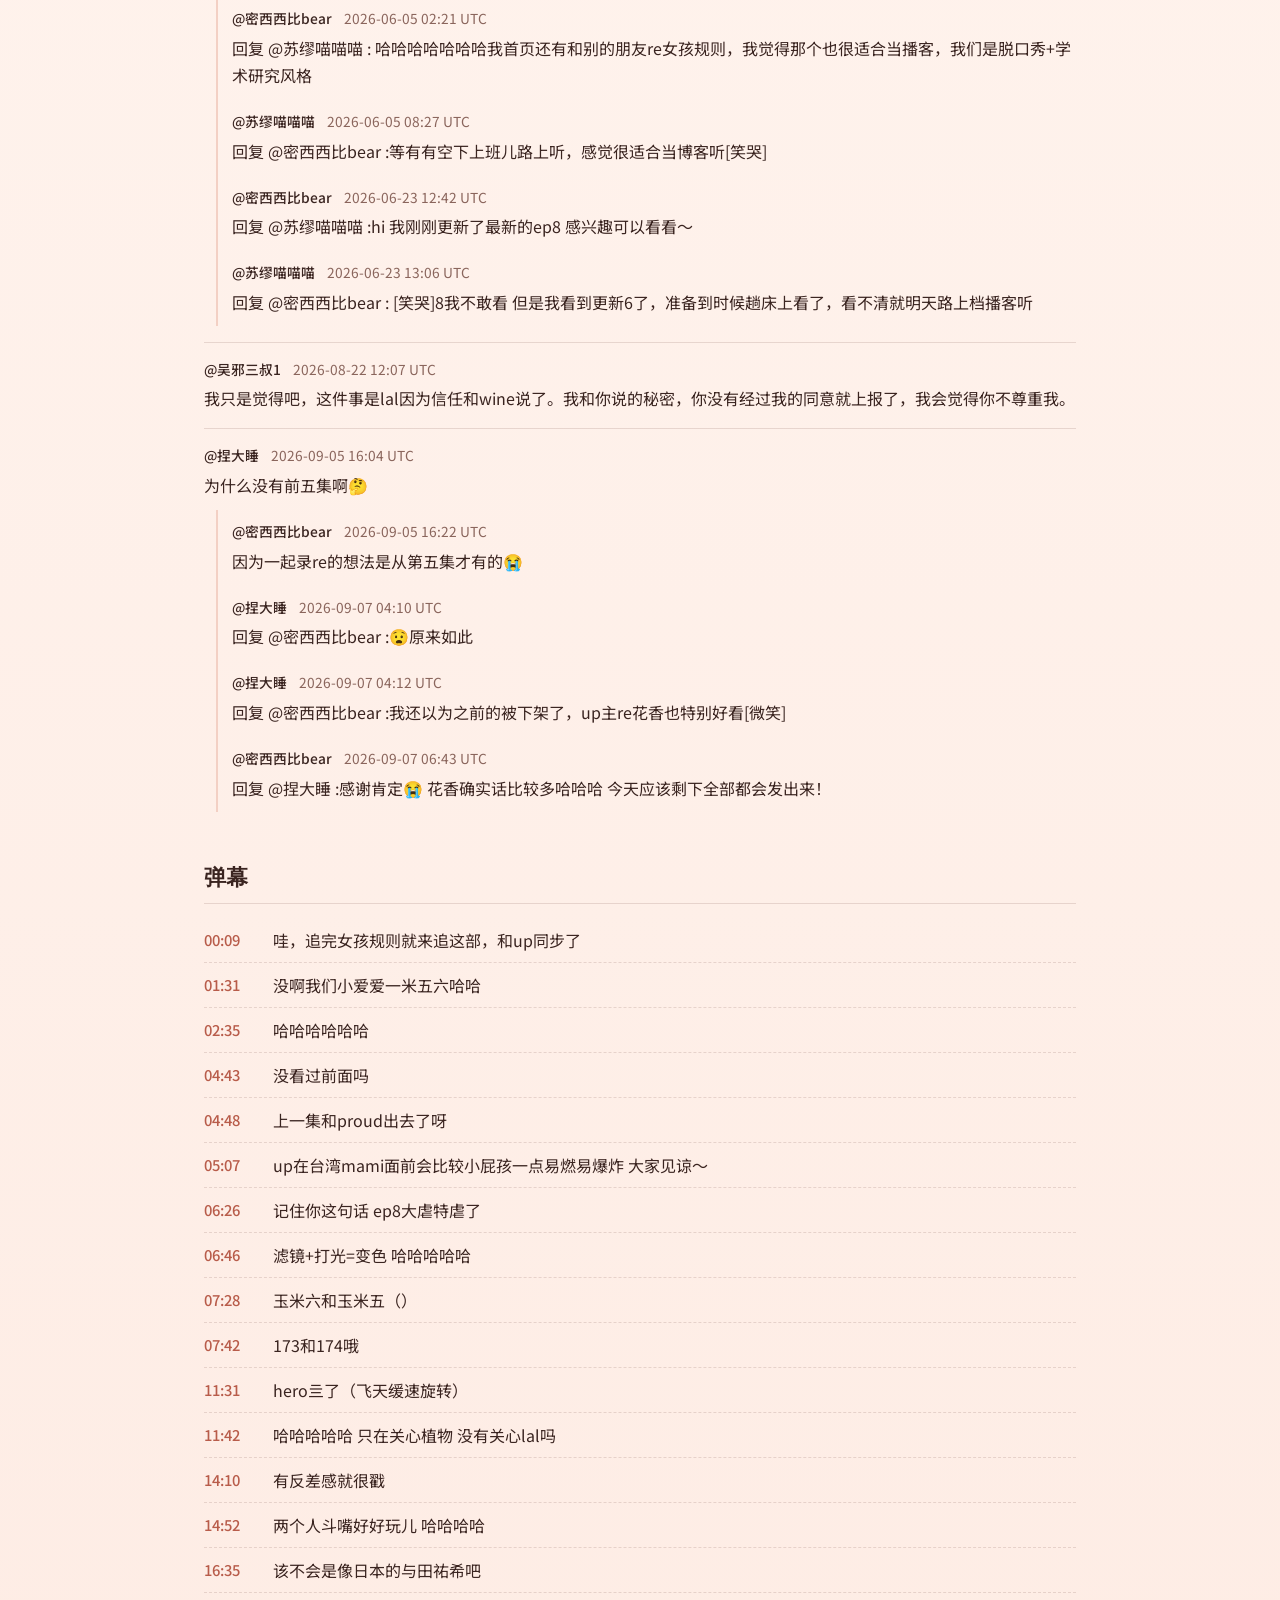
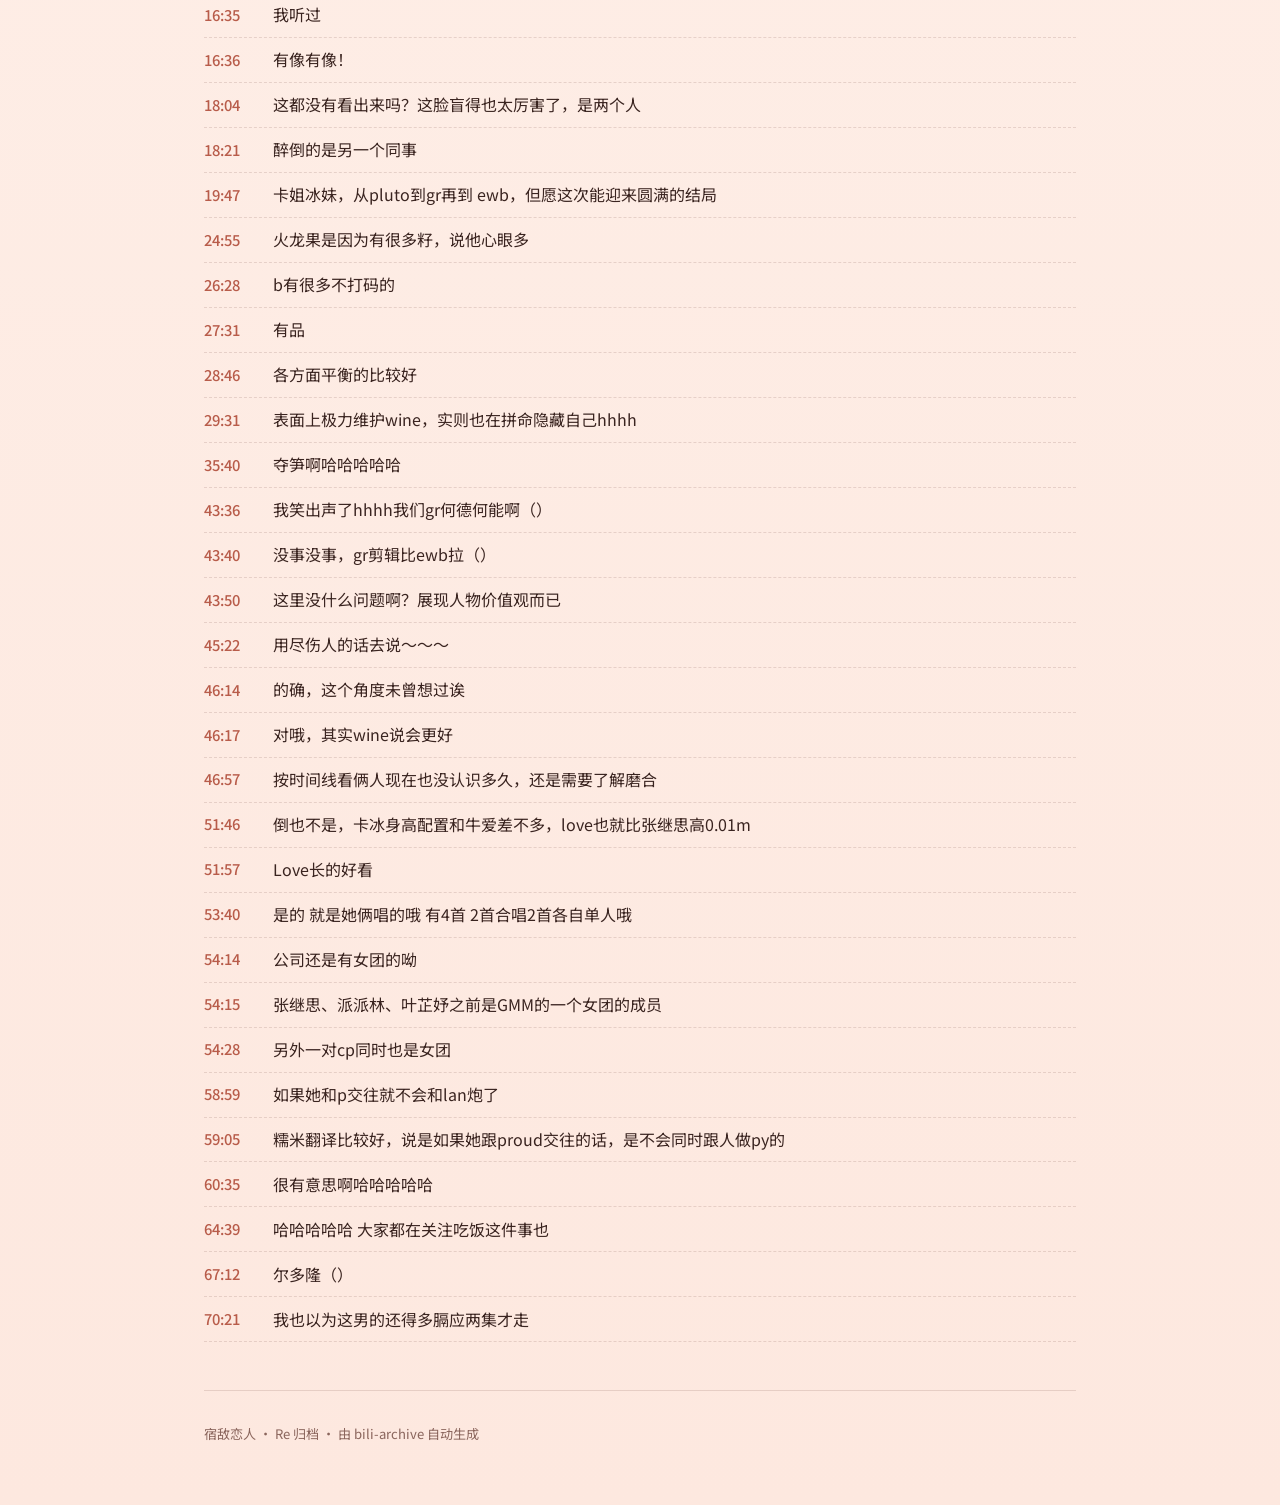
<file: BV1dz5c6vEZ7/index.html>
<!DOCTYPE html>
<html lang="zh-CN">
<head>
  <meta charset="utf-8">
  <meta name="viewport" content="width=device-width, initial-scale=1, viewport-fit=cover">
  <meta name="theme-color" content="#fff7f2">
  <meta name="description" content="【宿敌恋人EP5】【EWB】侄女轻轻一卖就把我骗上钩了｜和我的台湾脸盲mami一起Re泰百系列">
  <title>EP5 · 宿敌恋人 · Re 归档</title>
  <link rel="preconnect" href="https://fonts.googleapis.com">
  <link rel="preconnect" href="https://fonts.gstatic.com" crossorigin>
  <link href="https://fonts.googleapis.com/css2?family=Literata:opsz,wght@7..72,500;7..72,700&family=Noto+Sans+SC:wght@400;500;700&display=swap" rel="stylesheet">
  <style>
:root {
  --bg0: #fff7f2;
  --bg1: #fde8df;
  --ink: #3a2420;
  --muted: #8a655c;
  --line: rgba(90, 48, 40, 0.14);
  --accent: #b85c4a;
  --accent-soft: #f3d0c4;
  --panel: rgba(255, 252, 249, 0.86);
  --serif: "Literata", "Noto Serif SC", "Songti SC", serif;
  --sans: "Noto Sans SC", "PingFang SC", "Hiragino Sans GB", sans-serif;
  --page-pad: clamp(1rem, 4vw, 1.5rem);
  --tap: 44px;
}

* { box-sizing: border-box; }

html {
  scroll-behavior: smooth;
  -webkit-text-size-adjust: 100%;
  text-size-adjust: 100%;
}

body {
  margin: 0;
  color: var(--ink);
  font-family: var(--sans);
  font-size: 16px;
  line-height: 1.6;
  background:
    radial-gradient(1200px 600px at 10% -10%, #ffe7dc 0%, transparent 55%),
    radial-gradient(900px 500px at 100% 0%, #ffd9c8 0%, transparent 45%),
    linear-gradient(180deg, var(--bg0), var(--bg1));
  min-height: 100vh;
  min-height: 100dvh;
  -webkit-tap-highlight-color: rgba(184, 92, 74, 0.18);
}

.atmosphere {
  position: fixed;
  inset: 0;
  pointer-events: none;
  background-image:
    linear-gradient(rgba(255, 247, 242, 0.35) 1px, transparent 1px),
    linear-gradient(90deg, rgba(255, 247, 242, 0.35) 1px, transparent 1px);
  background-size: 42px 42px;
  opacity: 0.35;
  mask-image: linear-gradient(180deg, black, transparent 90%);
}

.page {
  position: relative;
  width: min(920px, 100%);
  margin: 0 auto;
  padding:
    calc(1.5rem + env(safe-area-inset-top, 0px))
    calc(var(--page-pad) + env(safe-area-inset-right, 0px))
    calc(3rem + env(safe-area-inset-bottom, 0px))
    calc(var(--page-pad) + env(safe-area-inset-left, 0px));
}

.brand {
  font-family: var(--serif);
  font-size: clamp(1.9rem, 8vw, 3.4rem);
  font-weight: 700;
  letter-spacing: 0.02em;
  line-height: 1.18;
  margin: 0 0 0.75rem;
  overflow-wrap: anywhere;
}

.lede {
  margin: 0;
  max-width: 34rem;
  color: var(--muted);
  font-size: clamp(0.98rem, 3.6vw, 1.05rem);
  line-height: 1.7;
}

.meta-line {
  margin: 1.1rem 0 0;
  color: var(--muted);
  font-size: 0.9rem;
}

.episode-list {
  list-style: none;
  margin: 2rem 0 0;
  padding: 0;
  border-top: 1px solid var(--line);
}

.episode-list li {
  border-bottom: 1px solid var(--line);
}

.episode-list a {
  display: grid;
  grid-template-columns: 4.5rem 1fr auto;
  gap: 0.85rem 1rem;
  align-items: baseline;
  min-height: var(--tap);
  padding: 1.05rem 0.1rem;
  color: inherit;
  text-decoration: none;
  transition: color 180ms ease;
}

@media (hover: hover) and (pointer: fine) {
  .episode-list a {
    transition: transform 180ms ease, color 180ms ease;
  }
  .episode-list a:hover {
    color: var(--accent);
    transform: translateX(4px);
  }
}

.ep-label {
  font-family: var(--serif);
  font-weight: 700;
  color: var(--accent);
}

.ep-title {
  font-size: 1.02rem;
  line-height: 1.5;
  overflow-wrap: anywhere;
}

.ep-stats {
  color: var(--muted);
  font-size: 0.88rem;
  white-space: nowrap;
}

.topnav {
  display: flex;
  justify-content: space-between;
  gap: 1rem;
  align-items: center;
  margin-bottom: 1.5rem;
  color: var(--muted);
  font-size: 0.95rem;
}

.topnav a {
  display: inline-flex;
  align-items: center;
  min-height: var(--tap);
  color: var(--accent);
  text-decoration: none;
  border-bottom: 1px solid transparent;
}

@media (hover: hover) and (pointer: fine) {
  .topnav a:hover { border-bottom-color: var(--accent); }
}

.jump-nav {
  display: flex;
  gap: 0.6rem;
  margin: 1.25rem 0 0;
  position: sticky;
  top: calc(0.4rem + env(safe-area-inset-top, 0px));
  z-index: 5;
  padding: 0.35rem 0;
  background: linear-gradient(180deg, rgba(255, 247, 242, 0.96), rgba(255, 247, 242, 0.88));
  backdrop-filter: blur(8px);
}

.jump-nav a {
  flex: 1;
  display: inline-flex;
  align-items: center;
  justify-content: center;
  min-height: var(--tap);
  padding: 0.55rem 0.75rem;
  border: 1px solid var(--line);
  border-radius: 999px;
  color: var(--ink);
  text-decoration: none;
  background: var(--panel);
  font-size: 0.95rem;
}

.jump-nav a:active {
  border-color: var(--accent);
  color: var(--accent);
}

.video-hero h1 {
  font-family: var(--serif);
  font-size: clamp(1.35rem, 5.5vw, 2.3rem);
  line-height: 1.35;
  margin: 0 0 0.85rem;
  overflow-wrap: anywhere;
}

.video-meta {
  display: flex;
  flex-wrap: wrap;
  gap: 0.45rem 0.85rem;
  margin: 0;
  padding: 0;
  list-style: none;
  color: var(--muted);
  font-size: 0.9rem;
}

.video-meta a {
  color: var(--accent);
  display: inline-flex;
  align-items: center;
  min-height: 2rem;
}

.section {
  margin-top: 2rem;
  scroll-margin-top: calc(4.5rem + env(safe-area-inset-top, 0px));
}

.section h2 {
  font-family: var(--serif);
  font-size: clamp(1.15rem, 4.5vw, 1.35rem);
  margin: 0 0 0.9rem;
  padding-bottom: 0.55rem;
  border-bottom: 1px solid var(--line);
}

.comment-list,
.replies,
.danmaku-list {
  list-style: none;
  margin: 0;
  padding: 0;
}

.comment {
  padding: 0.95rem 0;
  border-bottom: 1px solid var(--line);
}

.comment:last-child { border-bottom: 0; }

.replies {
  margin: 0.7rem 0 0 0.75rem;
  padding-left: 0.85rem;
  border-left: 2px solid var(--accent-soft);
}

.reply {
  border-bottom: 0;
  padding: 0.65rem 0;
}

.comment-meta {
  display: flex;
  flex-wrap: wrap;
  gap: 0.35rem 0.75rem;
  margin-bottom: 0.35rem;
  font-size: 0.86rem;
  color: var(--muted);
}

.uname {
  color: var(--ink);
  font-weight: 500;
}

.like { color: var(--accent); }

.comment-body {
  line-height: 1.7;
  white-space: normal;
  overflow-wrap: anywhere;
  word-break: break-word;
}

.danmaku-list li {
  display: grid;
  grid-template-columns: 3.6rem 1fr;
  gap: 0.7rem;
  padding: 0.6rem 0;
  border-bottom: 1px dashed var(--line);
  line-height: 1.55;
  align-items: start;
}

.danmaku-list .time {
  font-variant-numeric: tabular-nums;
  color: var(--accent);
  font-weight: 500;
  font-size: 0.92rem;
  padding-top: 0.08rem;
}

.danmaku-list .text {
  overflow-wrap: anywhere;
  word-break: break-word;
}

.empty {
  color: var(--muted);
}

.site-footer {
  margin-top: 3rem;
  padding-top: 1.15rem;
  border-top: 1px solid var(--line);
  color: var(--muted);
  font-size: 0.82rem;
}

.sr-only {
  position: absolute;
  width: 1px;
  height: 1px;
  padding: 0;
  margin: -1px;
  overflow: hidden;
  clip: rect(0, 0, 0, 0);
  border: 0;
}

@media (max-width: 720px) {
  .page {
    padding-top: calc(1.15rem + env(safe-area-inset-top, 0px));
    padding-bottom: calc(2.4rem + env(safe-area-inset-bottom, 0px));
  }

  .episode-list {
    margin-top: 1.5rem;
  }

  .episode-list a {
    grid-template-columns: 3.2rem 1fr;
    grid-template-areas:
      "label title"
      "label stats";
    gap: 0.2rem 0.75rem;
    padding: 1rem 0;
  }

  .ep-label {
    grid-area: label;
    padding-top: 0.15rem;
    font-size: 1.05rem;
  }

  .ep-title {
    grid-area: title;
    font-size: 1rem;
  }

  .ep-stats {
    grid-area: stats;
    white-space: normal;
    font-size: 0.84rem;
  }

  .video-meta {
    gap: 0.35rem 0.7rem;
  }

  .replies {
    margin-left: 0.15rem;
    padding-left: 0.7rem;
  }

  .danmaku-list li {
    grid-template-columns: 3.2rem 1fr;
    gap: 0.55rem;
  }

  .comment-body,
  .danmaku-list .text {
    font-size: 0.98rem;
  }
}

@media (max-width: 420px) {
  .brand {
    font-size: clamp(1.7rem, 9vw, 2.2rem);
  }

  .jump-nav {
    gap: 0.45rem;
  }

  .jump-nav a {
    font-size: 0.9rem;
    padding: 0.5rem 0.55rem;
  }
}

  </style>
</head>
<body>
  <div class="atmosphere" aria-hidden="true"></div>
  <div class="page">
    
    <nav class="topnav">
      <a href="../index.html">← 返回目录</a>
      <span>EP5</span>
    </nav>
    <header class="video-hero">
      <h1>【宿敌恋人EP5】【EWB】侄女轻轻一卖就把我骗上钩了｜和我的台湾脸盲mami一起Re泰百系列</h1>
      <ul class="video-meta">
        <li>BV1dz5c6vEZ7</li>
        <li>UP 密西西比bear</li>
        <li>发布 2026-06-01 19:07 UTC</li>
        <li><a href="https://www.bilibili.com/video/BV1dz5c6vEZ7/" rel="noopener noreferrer" target="_blank">打开 B 站</a></li>
        <li>24 评论 · 45 弹幕</li>
      </ul>
      <nav class="jump-nav" aria-label="页面章节">
        <a href="#comments">评论 24</a>
        <a href="#danmaku">弹幕 45</a>
      </nav>
    </header>
    <section class="section" id="comments">
      <h2>评论</h2>
      <ol class="comment-list">
<li class="comment">
<div class="comment-meta">
        <span class="uname">@密西西比bear</span>
        <span class="when">2026-06-01 19:18 UTC</span>
        
        <span class="sr-only">评论</span>
      </div>
      <div class="comment-body">大家好！鉴于最近收到很多粉丝的评论说想看EWB，所以这次邀请到了我的台湾mami和我一起看～ 我俩一个脸盲，一个全程把主演的名字都讲错了&lt;3 或许也是本系列特色吧。。。 EWB我个人觉得是不需要严肃分析的，是一部在欢声笑语中就可以轻松看完的片子，希望大家喜欢！</div>
</li>
<li class="comment">
<div class="comment-meta">
        <span class="uname">@花小道</span>
        <span class="when">2026-06-01 19:50 UTC</span>
        
        <span class="sr-only">评论</span>
      </div>
      <div class="comment-body">来支持一下[星星眼]</div>
<ol class="replies">
<li class="comment reply">
<div class="comment-meta">
        <span class="uname">@密西西比bear</span>
        <span class="when">2026-06-01 20:09 UTC</span>
        
        <span class="sr-only">楼中楼</span>
      </div>
      <div class="comment-body">欢迎！</div>
</li>
<li class="comment reply">
<div class="comment-meta">
        <span class="uname">@花小道</span>
        <span class="when">2026-06-01 20:39 UTC</span>
        <span class="like">♡ 1</span>
        <span class="sr-only">楼中楼</span>
      </div>
      <div class="comment-body">看完了投币支持，你们理性脑感性脑两方面分析的很全面啦，也对剧中吵架部分我感觉疑惑的地方做出了逻辑解释</div>
</li>
<li class="comment reply">
<div class="comment-meta">
        <span class="uname">@密西西比bear</span>
        <span class="when">2026-06-01 20:53 UTC</span>
        
        <span class="sr-only">楼中楼</span>
      </div>
      <div class="comment-body">回复 @花小道 : 好高的评价！谢谢你！我首页也有女孩规则的re，如果还没看，可以看看哈哈哈</div>
</li>
<li class="comment reply">
<div class="comment-meta">
        <span class="uname">@密西西比bear</span>
        <span class="when">2026-06-23 13:54 UTC</span>
        
        <span class="sr-only">楼中楼</span>
      </div>
      <div class="comment-body">hi你好 刚刚发布了最新集的re 感兴趣可以看看～</div>
</li>
</ol>
</li>
<li class="comment">
<div class="comment-meta">
        <span class="uname">@琥珀晨星</span>
        <span class="when">2026-06-03 00:07 UTC</span>
        <span class="like">♡ 1</span>
        <span class="sr-only">评论</span>
      </div>
      <div class="comment-body">来支持！</div>
<ol class="replies">
<li class="comment reply">
<div class="comment-meta">
        <span class="uname">@密西西比bear</span>
        <span class="when">2026-06-03 00:57 UTC</span>
        
        <span class="sr-only">楼中楼</span>
      </div>
      <div class="comment-body">回复 @琥珀晨星 :感谢！！</div>
</li>
</ol>
</li>
<li class="comment">
<div class="comment-meta">
        <span class="uname">@心羊sone</span>
        <span class="when">2026-06-03 14:58 UTC</span>
        
        <span class="sr-only">评论</span>
      </div>
      <div class="comment-body">宿敌恋人我来了[打call][打call][打call]</div>
<ol class="replies">
<li class="comment reply">
<div class="comment-meta">
        <span class="uname">@密西西比bear</span>
        <span class="when">2026-06-03 23:01 UTC</span>
        
        <span class="sr-only">楼中楼</span>
      </div>
      <div class="comment-body">热烈欢迎👏</div>
</li>
</ol>
</li>
<li class="comment">
<div class="comment-meta">
        <span class="uname">@苏缪喵喵喵</span>
        <span class="when">2026-06-04 00:36 UTC</span>
        
        <span class="sr-only">评论</span>
      </div>
      <div class="comment-body">[笑哭]中间去翻译给我笑到了。</div>
<ol class="replies">
<li class="comment reply">
<div class="comment-meta">
        <span class="uname">@密西西比bear</span>
        <span class="when">2026-06-04 02:18 UTC</span>
        
        <span class="sr-only">楼中楼</span>
      </div>
      <div class="comment-body">哈哈哈哈真的很莫名其妙</div>
</li>
<li class="comment reply">
<div class="comment-meta">
        <span class="uname">@苏缪喵喵喵</span>
        <span class="when">2026-06-04 13:58 UTC</span>
        
        <span class="sr-only">楼中楼</span>
      </div>
      <div class="comment-body">回复 @密西西比bear :没事的 我也很莫名其妙 我后面直接档博客听到一份二十秒 笑死</div>
</li>
<li class="comment reply">
<div class="comment-meta">
        <span class="uname">@苏缪喵喵喵</span>
        <span class="when">2026-06-04 14:01 UTC</span>
        
        <span class="sr-only">楼中楼</span>
      </div>
      <div class="comment-body">回复 @苏缪喵喵喵 : 啊不对 是一小时 二十分 我还是在车上听的 我当时还琢磨 怎么中场休息就开始到催眠环节了[笑哭]</div>
</li>
<li class="comment reply">
<div class="comment-meta">
        <span class="uname">@密西西比bear</span>
        <span class="when">2026-06-05 02:21 UTC</span>
        
        <span class="sr-only">楼中楼</span>
      </div>
      <div class="comment-body">回复 @苏缪喵喵喵 : 哈哈哈哈哈哈哈我首页还有和别的朋友re女孩规则，我觉得那个也很适合当播客，我们是脱口秀+学术研究风格</div>
</li>
<li class="comment reply">
<div class="comment-meta">
        <span class="uname">@苏缪喵喵喵</span>
        <span class="when">2026-06-05 08:27 UTC</span>
        
        <span class="sr-only">楼中楼</span>
      </div>
      <div class="comment-body">回复 @密西西比bear :等有有空下上班儿路上听，感觉很适合当博客听[笑哭]</div>
</li>
<li class="comment reply">
<div class="comment-meta">
        <span class="uname">@密西西比bear</span>
        <span class="when">2026-06-23 12:42 UTC</span>
        
        <span class="sr-only">楼中楼</span>
      </div>
      <div class="comment-body">回复 @苏缪喵喵喵 :hi 我刚刚更新了最新的ep8 感兴趣可以看看～</div>
</li>
<li class="comment reply">
<div class="comment-meta">
        <span class="uname">@苏缪喵喵喵</span>
        <span class="when">2026-06-23 13:06 UTC</span>
        
        <span class="sr-only">楼中楼</span>
      </div>
      <div class="comment-body">回复 @密西西比bear : [笑哭]8我不敢看 但是我看到更新6了，准备到时候趟床上看了，看不清就明天路上档播客听</div>
</li>
</ol>
</li>
<li class="comment">
<div class="comment-meta">
        <span class="uname">@吴邪三叔1</span>
        <span class="when">2026-08-22 12:07 UTC</span>
        
        <span class="sr-only">评论</span>
      </div>
      <div class="comment-body">我只是觉得吧，这件事是lal因为信任和wine说了。我和你说的秘密，你没有经过我的同意就上报了，我会觉得你不尊重我。</div>
</li>
<li class="comment">
<div class="comment-meta">
        <span class="uname">@捏大睡</span>
        <span class="when">2026-09-05 16:04 UTC</span>
        
        <span class="sr-only">评论</span>
      </div>
      <div class="comment-body">为什么没有前五集啊🤔️</div>
<ol class="replies">
<li class="comment reply">
<div class="comment-meta">
        <span class="uname">@密西西比bear</span>
        <span class="when">2026-09-05 16:22 UTC</span>
        
        <span class="sr-only">楼中楼</span>
      </div>
      <div class="comment-body">因为一起录re的想法是从第五集才有的😭</div>
</li>
<li class="comment reply">
<div class="comment-meta">
        <span class="uname">@捏大睡</span>
        <span class="when">2026-09-07 04:10 UTC</span>
        
        <span class="sr-only">楼中楼</span>
      </div>
      <div class="comment-body">回复 @密西西比bear :😧原来如此</div>
</li>
<li class="comment reply">
<div class="comment-meta">
        <span class="uname">@捏大睡</span>
        <span class="when">2026-09-07 04:12 UTC</span>
        
        <span class="sr-only">楼中楼</span>
      </div>
      <div class="comment-body">回复 @密西西比bear :我还以为之前的被下架了，up主re花香也特别好看[微笑]</div>
</li>
<li class="comment reply">
<div class="comment-meta">
        <span class="uname">@密西西比bear</span>
        <span class="when">2026-09-07 06:43 UTC</span>
        
        <span class="sr-only">楼中楼</span>
      </div>
      <div class="comment-body">回复 @捏大睡 :感谢肯定😭 花香确实话比较多哈哈哈 今天应该剩下全部都会发出来！</div>
</li>
</ol>
</li>
</ol>
    </section>
    <section class="section" id="danmaku">
      <h2>弹幕</h2>
      <ol class="danmaku-list">
<li><span class="time">00:09</span><span class="text">哇，追完女孩规则就来追这部，和up同步了</span></li>
<li><span class="time">01:31</span><span class="text">没啊我们小爱爱一米五六哈哈</span></li>
<li><span class="time">02:35</span><span class="text">哈哈哈哈哈哈</span></li>
<li><span class="time">04:43</span><span class="text">没看过前面吗</span></li>
<li><span class="time">04:48</span><span class="text">上一集和proud出去了呀</span></li>
<li><span class="time">05:07</span><span class="text">up在台湾mami面前会比较小屁孩一点易燃易爆炸 大家见谅～</span></li>
<li><span class="time">06:26</span><span class="text">记住你这句话 ep8大虐特虐了</span></li>
<li><span class="time">06:46</span><span class="text">滤镜+打光=变色 哈哈哈哈哈</span></li>
<li><span class="time">07:28</span><span class="text">玉米六和玉米五（）</span></li>
<li><span class="time">07:42</span><span class="text">173和174哦</span></li>
<li><span class="time">11:31</span><span class="text">hero亖了（飞天缓速旋转）</span></li>
<li><span class="time">11:42</span><span class="text">哈哈哈哈哈 只在关心植物 没有关心lal吗</span></li>
<li><span class="time">14:10</span><span class="text">有反差感就很戳</span></li>
<li><span class="time">14:52</span><span class="text">两个人斗嘴好好玩儿 哈哈哈哈</span></li>
<li><span class="time">16:35</span><span class="text">该不会是像日本的与田祐希吧</span></li>
<li><span class="time">16:35</span><span class="text">我听过</span></li>
<li><span class="time">16:36</span><span class="text">有像有像！</span></li>
<li><span class="time">18:04</span><span class="text">这都没有看出来吗？这脸盲得也太厉害了，是两个人</span></li>
<li><span class="time">18:21</span><span class="text">醉倒的是另一个同事</span></li>
<li><span class="time">19:47</span><span class="text">卡姐冰妹，从pluto到gr再到 ewb，但愿这次能迎来圆满的结局</span></li>
<li><span class="time">24:55</span><span class="text">火龙果是因为有很多籽，说他心眼多</span></li>
<li><span class="time">26:28</span><span class="text">b有很多不打码的</span></li>
<li><span class="time">27:31</span><span class="text">有品</span></li>
<li><span class="time">28:46</span><span class="text">各方面平衡的比较好</span></li>
<li><span class="time">29:31</span><span class="text">表面上极力维护wine，实则也在拼命隐藏自己hhhh</span></li>
<li><span class="time">35:40</span><span class="text">夺笋啊哈哈哈哈哈</span></li>
<li><span class="time">43:36</span><span class="text">我笑出声了hhhh我们gr何德何能啊（）</span></li>
<li><span class="time">43:40</span><span class="text">没事没事，gr剪辑比ewb拉（）</span></li>
<li><span class="time">43:50</span><span class="text">这里没什么问题啊？展现人物价值观而已</span></li>
<li><span class="time">45:22</span><span class="text">用尽伤人的话去说～～～</span></li>
<li><span class="time">46:14</span><span class="text">的确，这个角度未曾想过诶</span></li>
<li><span class="time">46:17</span><span class="text">对哦，其实wine说会更好</span></li>
<li><span class="time">46:57</span><span class="text">按时间线看俩人现在也没认识多久，还是需要了解磨合</span></li>
<li><span class="time">51:46</span><span class="text">倒也不是，卡冰身高配置和牛爱差不多，love也就比张继思高0.01m</span></li>
<li><span class="time">51:57</span><span class="text">Love长的好看</span></li>
<li><span class="time">53:40</span><span class="text">是的 就是她俩唱的哦 有4首 2首合唱2首各自单人哦</span></li>
<li><span class="time">54:14</span><span class="text">公司还是有女团的呦</span></li>
<li><span class="time">54:15</span><span class="text">张继思、派派林、叶芷妤之前是GMM的一个女团的成员</span></li>
<li><span class="time">54:28</span><span class="text">另外一对cp同时也是女团</span></li>
<li><span class="time">58:59</span><span class="text">如果她和p交往就不会和lan炮了</span></li>
<li><span class="time">59:05</span><span class="text">糯米翻译比较好，说是如果她跟proud交往的话，是不会同时跟人做py的</span></li>
<li><span class="time">60:35</span><span class="text">很有意思啊哈哈哈哈哈</span></li>
<li><span class="time">64:39</span><span class="text">哈哈哈哈哈 大家都在关注吃饭这件事也</span></li>
<li><span class="time">67:12</span><span class="text">尔多隆（）</span></li>
<li><span class="time">70:21</span><span class="text">我也以为这男的还得多膈应两集才走</span></li>
</ol>
    </section>
    
    <footer class="site-footer">
      <p>宿敌恋人 · Re 归档 · 由 bili-archive 自动生成</p>
    </footer>
  </div>
</body>
</html>
</file>
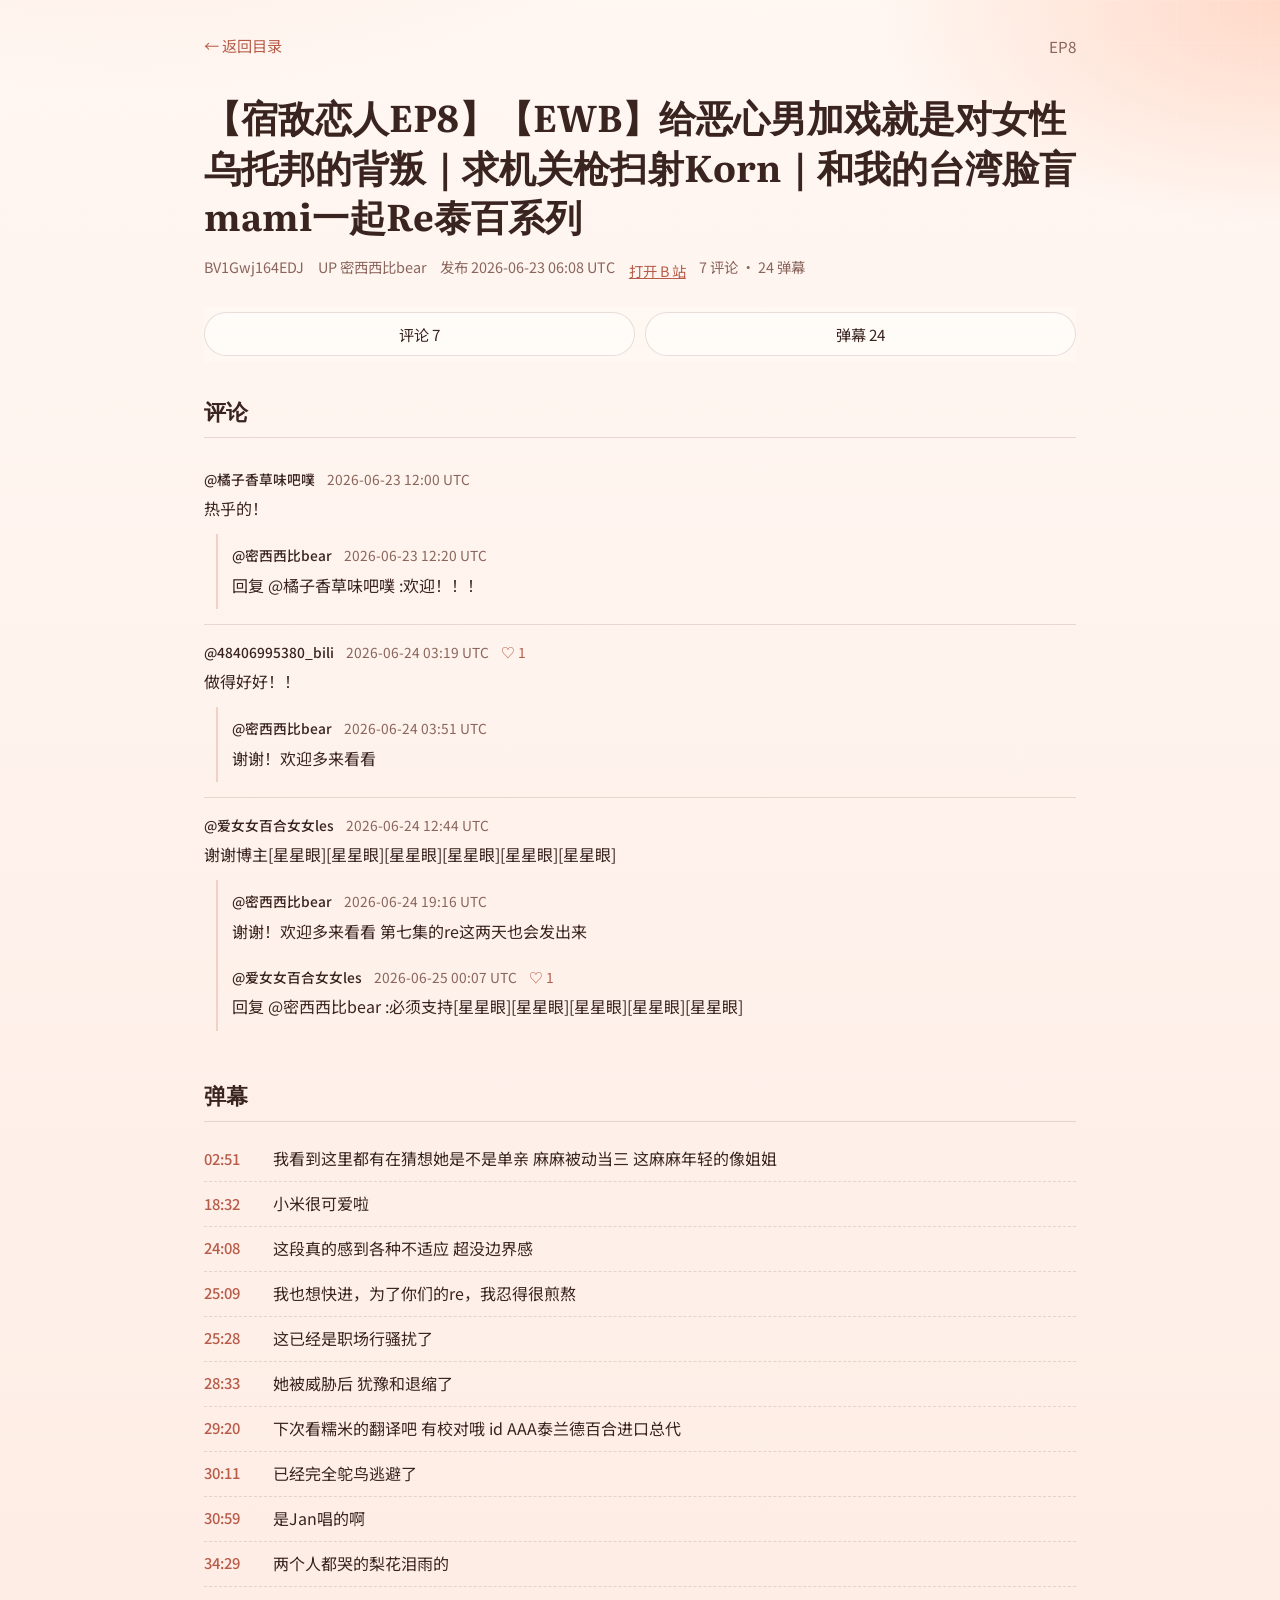
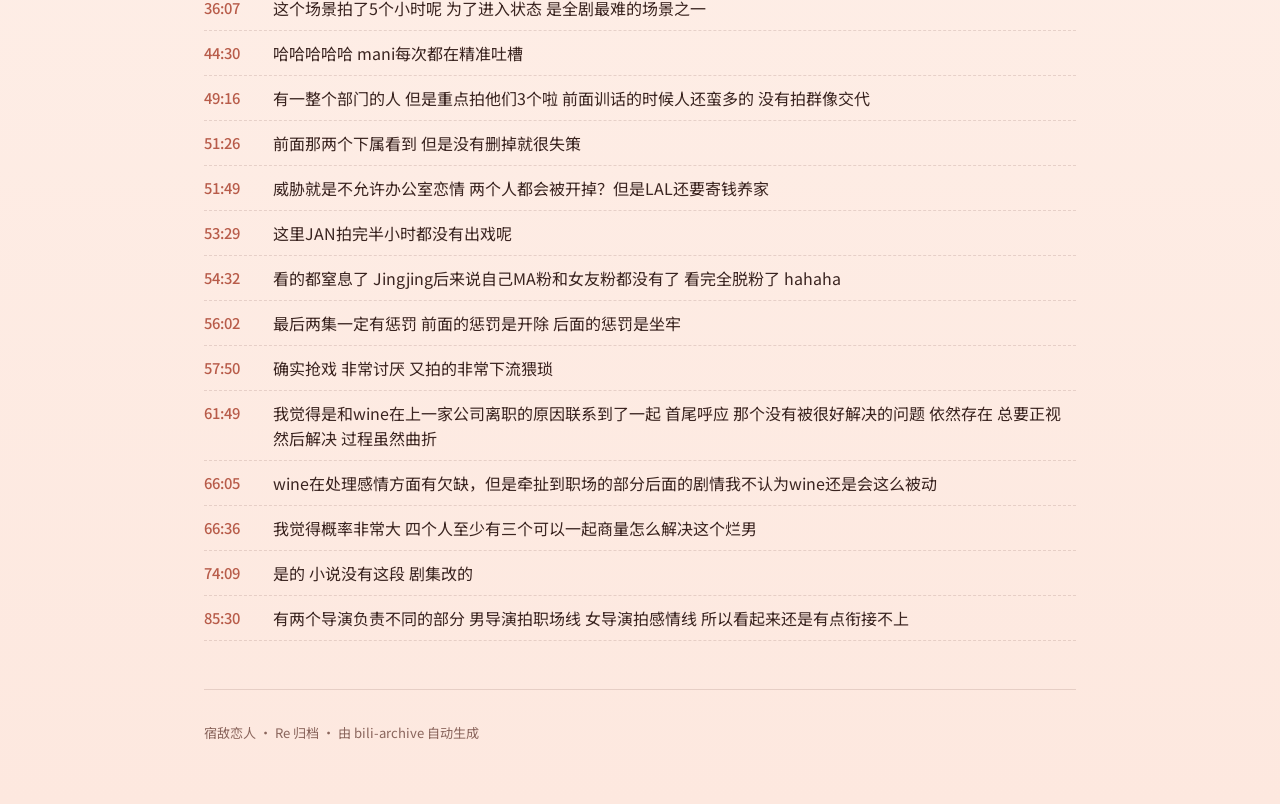
<file: BV1Gwj164EDJ/index.html>
<!DOCTYPE html>
<html lang="zh-CN">
<head>
  <meta charset="utf-8">
  <meta name="viewport" content="width=device-width, initial-scale=1, viewport-fit=cover">
  <meta name="theme-color" content="#fff7f2">
  <meta name="description" content="【宿敌恋人EP8】【EWB】给恶心男加戏就是对女性乌托邦的背叛｜求机关枪扫射Korn｜和我的台湾脸盲mami一起Re泰百系列">
  <title>EP8 · 宿敌恋人 · Re 归档</title>
  <link rel="preconnect" href="https://fonts.googleapis.com">
  <link rel="preconnect" href="https://fonts.gstatic.com" crossorigin>
  <link href="https://fonts.googleapis.com/css2?family=Literata:opsz,wght@7..72,500;7..72,700&family=Noto+Sans+SC:wght@400;500;700&display=swap" rel="stylesheet">
  <style>
:root {
  --bg0: #fff7f2;
  --bg1: #fde8df;
  --ink: #3a2420;
  --muted: #8a655c;
  --line: rgba(90, 48, 40, 0.14);
  --accent: #b85c4a;
  --accent-soft: #f3d0c4;
  --panel: rgba(255, 252, 249, 0.86);
  --serif: "Literata", "Noto Serif SC", "Songti SC", serif;
  --sans: "Noto Sans SC", "PingFang SC", "Hiragino Sans GB", sans-serif;
  --page-pad: clamp(1rem, 4vw, 1.5rem);
  --tap: 44px;
}

* { box-sizing: border-box; }

html {
  scroll-behavior: smooth;
  -webkit-text-size-adjust: 100%;
  text-size-adjust: 100%;
}

body {
  margin: 0;
  color: var(--ink);
  font-family: var(--sans);
  font-size: 16px;
  line-height: 1.6;
  background:
    radial-gradient(1200px 600px at 10% -10%, #ffe7dc 0%, transparent 55%),
    radial-gradient(900px 500px at 100% 0%, #ffd9c8 0%, transparent 45%),
    linear-gradient(180deg, var(--bg0), var(--bg1));
  min-height: 100vh;
  min-height: 100dvh;
  -webkit-tap-highlight-color: rgba(184, 92, 74, 0.18);
}

.atmosphere {
  position: fixed;
  inset: 0;
  pointer-events: none;
  background-image:
    linear-gradient(rgba(255, 247, 242, 0.35) 1px, transparent 1px),
    linear-gradient(90deg, rgba(255, 247, 242, 0.35) 1px, transparent 1px);
  background-size: 42px 42px;
  opacity: 0.35;
  mask-image: linear-gradient(180deg, black, transparent 90%);
}

.page {
  position: relative;
  width: min(920px, 100%);
  margin: 0 auto;
  padding:
    calc(1.5rem + env(safe-area-inset-top, 0px))
    calc(var(--page-pad) + env(safe-area-inset-right, 0px))
    calc(3rem + env(safe-area-inset-bottom, 0px))
    calc(var(--page-pad) + env(safe-area-inset-left, 0px));
}

.brand {
  font-family: var(--serif);
  font-size: clamp(1.9rem, 8vw, 3.4rem);
  font-weight: 700;
  letter-spacing: 0.02em;
  line-height: 1.18;
  margin: 0 0 0.75rem;
  overflow-wrap: anywhere;
}

.lede {
  margin: 0;
  max-width: 34rem;
  color: var(--muted);
  font-size: clamp(0.98rem, 3.6vw, 1.05rem);
  line-height: 1.7;
}

.meta-line {
  margin: 1.1rem 0 0;
  color: var(--muted);
  font-size: 0.9rem;
}

.episode-list {
  list-style: none;
  margin: 2rem 0 0;
  padding: 0;
  border-top: 1px solid var(--line);
}

.episode-list li {
  border-bottom: 1px solid var(--line);
}

.episode-list a {
  display: grid;
  grid-template-columns: 4.5rem 1fr auto;
  gap: 0.85rem 1rem;
  align-items: baseline;
  min-height: var(--tap);
  padding: 1.05rem 0.1rem;
  color: inherit;
  text-decoration: none;
  transition: color 180ms ease;
}

@media (hover: hover) and (pointer: fine) {
  .episode-list a {
    transition: transform 180ms ease, color 180ms ease;
  }
  .episode-list a:hover {
    color: var(--accent);
    transform: translateX(4px);
  }
}

.ep-label {
  font-family: var(--serif);
  font-weight: 700;
  color: var(--accent);
}

.ep-title {
  font-size: 1.02rem;
  line-height: 1.5;
  overflow-wrap: anywhere;
}

.ep-stats {
  color: var(--muted);
  font-size: 0.88rem;
  white-space: nowrap;
}

.topnav {
  display: flex;
  justify-content: space-between;
  gap: 1rem;
  align-items: center;
  margin-bottom: 1.5rem;
  color: var(--muted);
  font-size: 0.95rem;
}

.topnav a {
  display: inline-flex;
  align-items: center;
  min-height: var(--tap);
  color: var(--accent);
  text-decoration: none;
  border-bottom: 1px solid transparent;
}

@media (hover: hover) and (pointer: fine) {
  .topnav a:hover { border-bottom-color: var(--accent); }
}

.jump-nav {
  display: flex;
  gap: 0.6rem;
  margin: 1.25rem 0 0;
  position: sticky;
  top: calc(0.4rem + env(safe-area-inset-top, 0px));
  z-index: 5;
  padding: 0.35rem 0;
  background: linear-gradient(180deg, rgba(255, 247, 242, 0.96), rgba(255, 247, 242, 0.88));
  backdrop-filter: blur(8px);
}

.jump-nav a {
  flex: 1;
  display: inline-flex;
  align-items: center;
  justify-content: center;
  min-height: var(--tap);
  padding: 0.55rem 0.75rem;
  border: 1px solid var(--line);
  border-radius: 999px;
  color: var(--ink);
  text-decoration: none;
  background: var(--panel);
  font-size: 0.95rem;
}

.jump-nav a:active {
  border-color: var(--accent);
  color: var(--accent);
}

.video-hero h1 {
  font-family: var(--serif);
  font-size: clamp(1.35rem, 5.5vw, 2.3rem);
  line-height: 1.35;
  margin: 0 0 0.85rem;
  overflow-wrap: anywhere;
}

.video-meta {
  display: flex;
  flex-wrap: wrap;
  gap: 0.45rem 0.85rem;
  margin: 0;
  padding: 0;
  list-style: none;
  color: var(--muted);
  font-size: 0.9rem;
}

.video-meta a {
  color: var(--accent);
  display: inline-flex;
  align-items: center;
  min-height: 2rem;
}

.section {
  margin-top: 2rem;
  scroll-margin-top: calc(4.5rem + env(safe-area-inset-top, 0px));
}

.section h2 {
  font-family: var(--serif);
  font-size: clamp(1.15rem, 4.5vw, 1.35rem);
  margin: 0 0 0.9rem;
  padding-bottom: 0.55rem;
  border-bottom: 1px solid var(--line);
}

.comment-list,
.replies,
.danmaku-list {
  list-style: none;
  margin: 0;
  padding: 0;
}

.comment {
  padding: 0.95rem 0;
  border-bottom: 1px solid var(--line);
}

.comment:last-child { border-bottom: 0; }

.replies {
  margin: 0.7rem 0 0 0.75rem;
  padding-left: 0.85rem;
  border-left: 2px solid var(--accent-soft);
}

.reply {
  border-bottom: 0;
  padding: 0.65rem 0;
}

.comment-meta {
  display: flex;
  flex-wrap: wrap;
  gap: 0.35rem 0.75rem;
  margin-bottom: 0.35rem;
  font-size: 0.86rem;
  color: var(--muted);
}

.uname {
  color: var(--ink);
  font-weight: 500;
}

.like { color: var(--accent); }

.comment-body {
  line-height: 1.7;
  white-space: normal;
  overflow-wrap: anywhere;
  word-break: break-word;
}

.danmaku-list li {
  display: grid;
  grid-template-columns: 3.6rem 1fr;
  gap: 0.7rem;
  padding: 0.6rem 0;
  border-bottom: 1px dashed var(--line);
  line-height: 1.55;
  align-items: start;
}

.danmaku-list .time {
  font-variant-numeric: tabular-nums;
  color: var(--accent);
  font-weight: 500;
  font-size: 0.92rem;
  padding-top: 0.08rem;
}

.danmaku-list .text {
  overflow-wrap: anywhere;
  word-break: break-word;
}

.empty {
  color: var(--muted);
}

.site-footer {
  margin-top: 3rem;
  padding-top: 1.15rem;
  border-top: 1px solid var(--line);
  color: var(--muted);
  font-size: 0.82rem;
}

.sr-only {
  position: absolute;
  width: 1px;
  height: 1px;
  padding: 0;
  margin: -1px;
  overflow: hidden;
  clip: rect(0, 0, 0, 0);
  border: 0;
}

@media (max-width: 720px) {
  .page {
    padding-top: calc(1.15rem + env(safe-area-inset-top, 0px));
    padding-bottom: calc(2.4rem + env(safe-area-inset-bottom, 0px));
  }

  .episode-list {
    margin-top: 1.5rem;
  }

  .episode-list a {
    grid-template-columns: 3.2rem 1fr;
    grid-template-areas:
      "label title"
      "label stats";
    gap: 0.2rem 0.75rem;
    padding: 1rem 0;
  }

  .ep-label {
    grid-area: label;
    padding-top: 0.15rem;
    font-size: 1.05rem;
  }

  .ep-title {
    grid-area: title;
    font-size: 1rem;
  }

  .ep-stats {
    grid-area: stats;
    white-space: normal;
    font-size: 0.84rem;
  }

  .video-meta {
    gap: 0.35rem 0.7rem;
  }

  .replies {
    margin-left: 0.15rem;
    padding-left: 0.7rem;
  }

  .danmaku-list li {
    grid-template-columns: 3.2rem 1fr;
    gap: 0.55rem;
  }

  .comment-body,
  .danmaku-list .text {
    font-size: 0.98rem;
  }
}

@media (max-width: 420px) {
  .brand {
    font-size: clamp(1.7rem, 9vw, 2.2rem);
  }

  .jump-nav {
    gap: 0.45rem;
  }

  .jump-nav a {
    font-size: 0.9rem;
    padding: 0.5rem 0.55rem;
  }
}

  </style>
</head>
<body>
  <div class="atmosphere" aria-hidden="true"></div>
  <div class="page">
    
    <nav class="topnav">
      <a href="../index.html">← 返回目录</a>
      <span>EP8</span>
    </nav>
    <header class="video-hero">
      <h1>【宿敌恋人EP8】【EWB】给恶心男加戏就是对女性乌托邦的背叛｜求机关枪扫射Korn｜和我的台湾脸盲mami一起Re泰百系列</h1>
      <ul class="video-meta">
        <li>BV1Gwj164EDJ</li>
        <li>UP 密西西比bear</li>
        <li>发布 2026-06-23 06:08 UTC</li>
        <li><a href="https://www.bilibili.com/video/BV1Gwj164EDJ/" rel="noopener noreferrer" target="_blank">打开 B 站</a></li>
        <li>7 评论 · 24 弹幕</li>
      </ul>
      <nav class="jump-nav" aria-label="页面章节">
        <a href="#comments">评论 7</a>
        <a href="#danmaku">弹幕 24</a>
      </nav>
    </header>
    <section class="section" id="comments">
      <h2>评论</h2>
      <ol class="comment-list">
<li class="comment">
<div class="comment-meta">
        <span class="uname">@橘子香草味吧噗</span>
        <span class="when">2026-06-23 12:00 UTC</span>
        
        <span class="sr-only">评论</span>
      </div>
      <div class="comment-body">热乎的！</div>
<ol class="replies">
<li class="comment reply">
<div class="comment-meta">
        <span class="uname">@密西西比bear</span>
        <span class="when">2026-06-23 12:20 UTC</span>
        
        <span class="sr-only">楼中楼</span>
      </div>
      <div class="comment-body">回复 @橘子香草味吧噗 :欢迎！！！</div>
</li>
</ol>
</li>
<li class="comment">
<div class="comment-meta">
        <span class="uname">@48406995380_bili</span>
        <span class="when">2026-06-24 03:19 UTC</span>
        <span class="like">♡ 1</span>
        <span class="sr-only">评论</span>
      </div>
      <div class="comment-body">做得好好！！</div>
<ol class="replies">
<li class="comment reply">
<div class="comment-meta">
        <span class="uname">@密西西比bear</span>
        <span class="when">2026-06-24 03:51 UTC</span>
        
        <span class="sr-only">楼中楼</span>
      </div>
      <div class="comment-body">谢谢！欢迎多来看看</div>
</li>
</ol>
</li>
<li class="comment">
<div class="comment-meta">
        <span class="uname">@爱女女百合女女les</span>
        <span class="when">2026-06-24 12:44 UTC</span>
        
        <span class="sr-only">评论</span>
      </div>
      <div class="comment-body">谢谢博主[星星眼][星星眼][星星眼][星星眼][星星眼][星星眼]</div>
<ol class="replies">
<li class="comment reply">
<div class="comment-meta">
        <span class="uname">@密西西比bear</span>
        <span class="when">2026-06-24 19:16 UTC</span>
        
        <span class="sr-only">楼中楼</span>
      </div>
      <div class="comment-body">谢谢！欢迎多来看看 第七集的re这两天也会发出来</div>
</li>
<li class="comment reply">
<div class="comment-meta">
        <span class="uname">@爱女女百合女女les</span>
        <span class="when">2026-06-25 00:07 UTC</span>
        <span class="like">♡ 1</span>
        <span class="sr-only">楼中楼</span>
      </div>
      <div class="comment-body">回复 @密西西比bear :必须支持[星星眼][星星眼][星星眼][星星眼][星星眼]</div>
</li>
</ol>
</li>
</ol>
    </section>
    <section class="section" id="danmaku">
      <h2>弹幕</h2>
      <ol class="danmaku-list">
<li><span class="time">02:51</span><span class="text">我看到这里都有在猜想她是不是单亲 麻麻被动当三 这麻麻年轻的像姐姐</span></li>
<li><span class="time">18:32</span><span class="text">小米很可爱啦 </span></li>
<li><span class="time">24:08</span><span class="text">这段真的感到各种不适应 超没边界感</span></li>
<li><span class="time">25:09</span><span class="text">我也想快进，为了你们的re，我忍得很煎熬</span></li>
<li><span class="time">25:28</span><span class="text">这已经是职场行骚扰了</span></li>
<li><span class="time">28:33</span><span class="text">她被威胁后 犹豫和退缩了</span></li>
<li><span class="time">29:20</span><span class="text">下次看糯米的翻译吧 有校对哦 id AAA泰兰德百合进口总代</span></li>
<li><span class="time">30:11</span><span class="text">已经完全鸵鸟逃避了</span></li>
<li><span class="time">30:59</span><span class="text">是Jan唱的啊</span></li>
<li><span class="time">34:29</span><span class="text">两个人都哭的梨花泪雨的</span></li>
<li><span class="time">36:07</span><span class="text">这个场景拍了5个小时呢 为了进入状态 是全剧最难的场景之一</span></li>
<li><span class="time">44:30</span><span class="text">哈哈哈哈哈 mani每次都在精准吐槽</span></li>
<li><span class="time">49:16</span><span class="text">有一整个部门的人 但是重点拍他们3个啦 前面训话的时候人还蛮多的 没有拍群像交代</span></li>
<li><span class="time">51:26</span><span class="text">前面那两个下属看到 但是没有删掉就很失策</span></li>
<li><span class="time">51:49</span><span class="text">威胁就是不允许办公室恋情 两个人都会被开掉？但是LAL还要寄钱养家</span></li>
<li><span class="time">53:29</span><span class="text">这里JAN拍完半小时都没有出戏呢</span></li>
<li><span class="time">54:32</span><span class="text">看的都窒息了 Jingjing后来说自己MA粉和女友粉都没有了 看完全脱粉了 hahaha</span></li>
<li><span class="time">56:02</span><span class="text">最后两集一定有惩罚 前面的惩罚是开除 后面的惩罚是坐牢</span></li>
<li><span class="time">57:50</span><span class="text">确实抢戏 非常讨厌 又拍的非常下流猥琐</span></li>
<li><span class="time">61:49</span><span class="text">我觉得是和wine在上一家公司离职的原因联系到了一起 首尾呼应 那个没有被很好解决的问题 依然存在 总要正视 然后解决 过程虽然曲折</span></li>
<li><span class="time">66:05</span><span class="text">wine在处理感情方面有欠缺，但是牵扯到职场的部分后面的剧情我不认为wine还是会这么被动</span></li>
<li><span class="time">66:36</span><span class="text">我觉得概率非常大 四个人至少有三个可以一起商量怎么解决这个烂男</span></li>
<li><span class="time">74:09</span><span class="text">是的 小说没有这段 剧集改的</span></li>
<li><span class="time">85:30</span><span class="text">有两个导演负责不同的部分 男导演拍职场线 女导演拍感情线 所以看起来还是有点衔接不上</span></li>
</ol>
    </section>
    
    <footer class="site-footer">
      <p>宿敌恋人 · Re 归档 · 由 bili-archive 自动生成</p>
    </footer>
  </div>
</body>
</html>
</file>
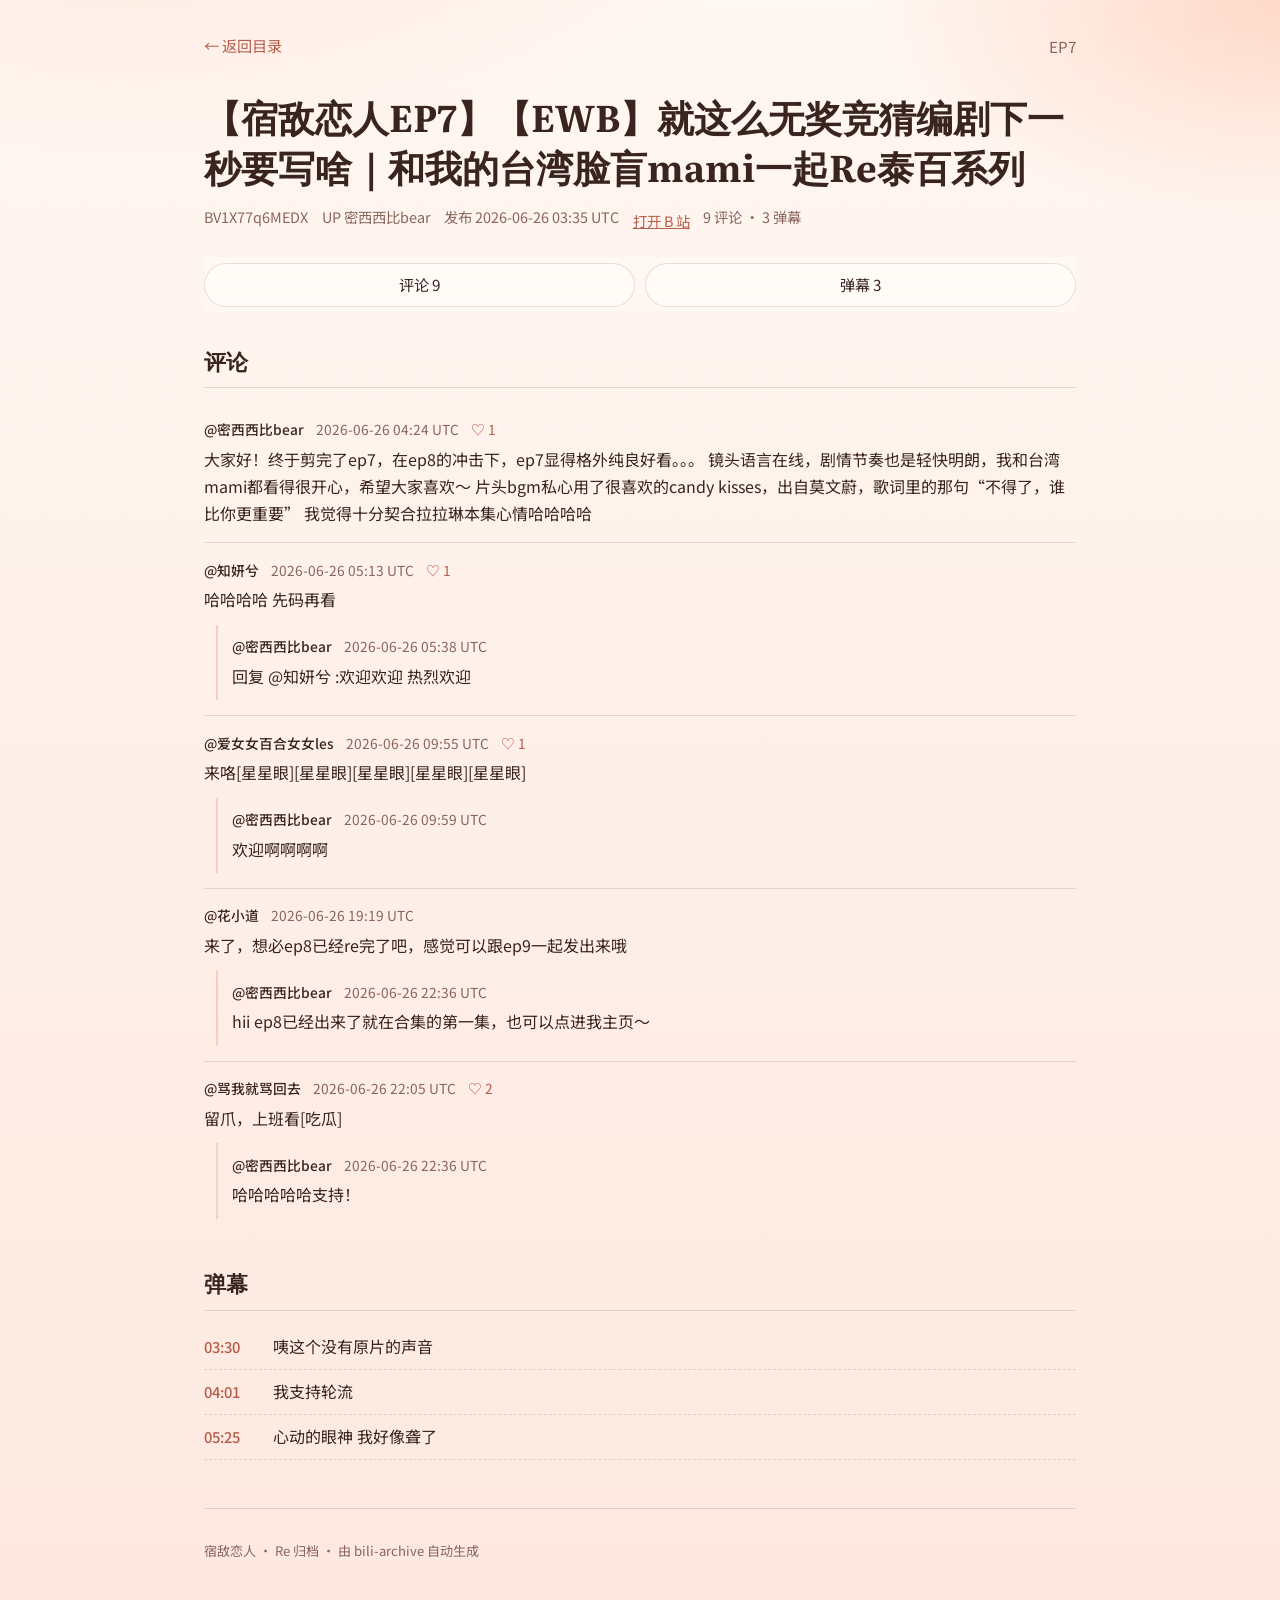
<file: BV1X77q6MEDX/index.html>
<!DOCTYPE html>
<html lang="zh-CN">
<head>
  <meta charset="utf-8">
  <meta name="viewport" content="width=device-width, initial-scale=1, viewport-fit=cover">
  <meta name="theme-color" content="#fff7f2">
  <meta name="description" content="【宿敌恋人EP7】【EWB】就这么无奖竞猜编剧下一秒要写啥｜和我的台湾脸盲mami一起Re泰百系列">
  <title>EP7 · 宿敌恋人 · Re 归档</title>
  <link rel="preconnect" href="https://fonts.googleapis.com">
  <link rel="preconnect" href="https://fonts.gstatic.com" crossorigin>
  <link href="https://fonts.googleapis.com/css2?family=Literata:opsz,wght@7..72,500;7..72,700&family=Noto+Sans+SC:wght@400;500;700&display=swap" rel="stylesheet">
  <style>
:root {
  --bg0: #fff7f2;
  --bg1: #fde8df;
  --ink: #3a2420;
  --muted: #8a655c;
  --line: rgba(90, 48, 40, 0.14);
  --accent: #b85c4a;
  --accent-soft: #f3d0c4;
  --panel: rgba(255, 252, 249, 0.86);
  --serif: "Literata", "Noto Serif SC", "Songti SC", serif;
  --sans: "Noto Sans SC", "PingFang SC", "Hiragino Sans GB", sans-serif;
  --page-pad: clamp(1rem, 4vw, 1.5rem);
  --tap: 44px;
}

* { box-sizing: border-box; }

html {
  scroll-behavior: smooth;
  -webkit-text-size-adjust: 100%;
  text-size-adjust: 100%;
}

body {
  margin: 0;
  color: var(--ink);
  font-family: var(--sans);
  font-size: 16px;
  line-height: 1.6;
  background:
    radial-gradient(1200px 600px at 10% -10%, #ffe7dc 0%, transparent 55%),
    radial-gradient(900px 500px at 100% 0%, #ffd9c8 0%, transparent 45%),
    linear-gradient(180deg, var(--bg0), var(--bg1));
  min-height: 100vh;
  min-height: 100dvh;
  -webkit-tap-highlight-color: rgba(184, 92, 74, 0.18);
}

.atmosphere {
  position: fixed;
  inset: 0;
  pointer-events: none;
  background-image:
    linear-gradient(rgba(255, 247, 242, 0.35) 1px, transparent 1px),
    linear-gradient(90deg, rgba(255, 247, 242, 0.35) 1px, transparent 1px);
  background-size: 42px 42px;
  opacity: 0.35;
  mask-image: linear-gradient(180deg, black, transparent 90%);
}

.page {
  position: relative;
  width: min(920px, 100%);
  margin: 0 auto;
  padding:
    calc(1.5rem + env(safe-area-inset-top, 0px))
    calc(var(--page-pad) + env(safe-area-inset-right, 0px))
    calc(3rem + env(safe-area-inset-bottom, 0px))
    calc(var(--page-pad) + env(safe-area-inset-left, 0px));
}

.brand {
  font-family: var(--serif);
  font-size: clamp(1.9rem, 8vw, 3.4rem);
  font-weight: 700;
  letter-spacing: 0.02em;
  line-height: 1.18;
  margin: 0 0 0.75rem;
  overflow-wrap: anywhere;
}

.lede {
  margin: 0;
  max-width: 34rem;
  color: var(--muted);
  font-size: clamp(0.98rem, 3.6vw, 1.05rem);
  line-height: 1.7;
}

.meta-line {
  margin: 1.1rem 0 0;
  color: var(--muted);
  font-size: 0.9rem;
}

.episode-list {
  list-style: none;
  margin: 2rem 0 0;
  padding: 0;
  border-top: 1px solid var(--line);
}

.episode-list li {
  border-bottom: 1px solid var(--line);
}

.episode-list a {
  display: grid;
  grid-template-columns: 4.5rem 1fr auto;
  gap: 0.85rem 1rem;
  align-items: baseline;
  min-height: var(--tap);
  padding: 1.05rem 0.1rem;
  color: inherit;
  text-decoration: none;
  transition: color 180ms ease;
}

@media (hover: hover) and (pointer: fine) {
  .episode-list a {
    transition: transform 180ms ease, color 180ms ease;
  }
  .episode-list a:hover {
    color: var(--accent);
    transform: translateX(4px);
  }
}

.ep-label {
  font-family: var(--serif);
  font-weight: 700;
  color: var(--accent);
}

.ep-title {
  font-size: 1.02rem;
  line-height: 1.5;
  overflow-wrap: anywhere;
}

.ep-stats {
  color: var(--muted);
  font-size: 0.88rem;
  white-space: nowrap;
}

.topnav {
  display: flex;
  justify-content: space-between;
  gap: 1rem;
  align-items: center;
  margin-bottom: 1.5rem;
  color: var(--muted);
  font-size: 0.95rem;
}

.topnav a {
  display: inline-flex;
  align-items: center;
  min-height: var(--tap);
  color: var(--accent);
  text-decoration: none;
  border-bottom: 1px solid transparent;
}

@media (hover: hover) and (pointer: fine) {
  .topnav a:hover { border-bottom-color: var(--accent); }
}

.jump-nav {
  display: flex;
  gap: 0.6rem;
  margin: 1.25rem 0 0;
  position: sticky;
  top: calc(0.4rem + env(safe-area-inset-top, 0px));
  z-index: 5;
  padding: 0.35rem 0;
  background: linear-gradient(180deg, rgba(255, 247, 242, 0.96), rgba(255, 247, 242, 0.88));
  backdrop-filter: blur(8px);
}

.jump-nav a {
  flex: 1;
  display: inline-flex;
  align-items: center;
  justify-content: center;
  min-height: var(--tap);
  padding: 0.55rem 0.75rem;
  border: 1px solid var(--line);
  border-radius: 999px;
  color: var(--ink);
  text-decoration: none;
  background: var(--panel);
  font-size: 0.95rem;
}

.jump-nav a:active {
  border-color: var(--accent);
  color: var(--accent);
}

.video-hero h1 {
  font-family: var(--serif);
  font-size: clamp(1.35rem, 5.5vw, 2.3rem);
  line-height: 1.35;
  margin: 0 0 0.85rem;
  overflow-wrap: anywhere;
}

.video-meta {
  display: flex;
  flex-wrap: wrap;
  gap: 0.45rem 0.85rem;
  margin: 0;
  padding: 0;
  list-style: none;
  color: var(--muted);
  font-size: 0.9rem;
}

.video-meta a {
  color: var(--accent);
  display: inline-flex;
  align-items: center;
  min-height: 2rem;
}

.section {
  margin-top: 2rem;
  scroll-margin-top: calc(4.5rem + env(safe-area-inset-top, 0px));
}

.section h2 {
  font-family: var(--serif);
  font-size: clamp(1.15rem, 4.5vw, 1.35rem);
  margin: 0 0 0.9rem;
  padding-bottom: 0.55rem;
  border-bottom: 1px solid var(--line);
}

.comment-list,
.replies,
.danmaku-list {
  list-style: none;
  margin: 0;
  padding: 0;
}

.comment {
  padding: 0.95rem 0;
  border-bottom: 1px solid var(--line);
}

.comment:last-child { border-bottom: 0; }

.replies {
  margin: 0.7rem 0 0 0.75rem;
  padding-left: 0.85rem;
  border-left: 2px solid var(--accent-soft);
}

.reply {
  border-bottom: 0;
  padding: 0.65rem 0;
}

.comment-meta {
  display: flex;
  flex-wrap: wrap;
  gap: 0.35rem 0.75rem;
  margin-bottom: 0.35rem;
  font-size: 0.86rem;
  color: var(--muted);
}

.uname {
  color: var(--ink);
  font-weight: 500;
}

.like { color: var(--accent); }

.comment-body {
  line-height: 1.7;
  white-space: normal;
  overflow-wrap: anywhere;
  word-break: break-word;
}

.danmaku-list li {
  display: grid;
  grid-template-columns: 3.6rem 1fr;
  gap: 0.7rem;
  padding: 0.6rem 0;
  border-bottom: 1px dashed var(--line);
  line-height: 1.55;
  align-items: start;
}

.danmaku-list .time {
  font-variant-numeric: tabular-nums;
  color: var(--accent);
  font-weight: 500;
  font-size: 0.92rem;
  padding-top: 0.08rem;
}

.danmaku-list .text {
  overflow-wrap: anywhere;
  word-break: break-word;
}

.empty {
  color: var(--muted);
}

.site-footer {
  margin-top: 3rem;
  padding-top: 1.15rem;
  border-top: 1px solid var(--line);
  color: var(--muted);
  font-size: 0.82rem;
}

.sr-only {
  position: absolute;
  width: 1px;
  height: 1px;
  padding: 0;
  margin: -1px;
  overflow: hidden;
  clip: rect(0, 0, 0, 0);
  border: 0;
}

@media (max-width: 720px) {
  .page {
    padding-top: calc(1.15rem + env(safe-area-inset-top, 0px));
    padding-bottom: calc(2.4rem + env(safe-area-inset-bottom, 0px));
  }

  .episode-list {
    margin-top: 1.5rem;
  }

  .episode-list a {
    grid-template-columns: 3.2rem 1fr;
    grid-template-areas:
      "label title"
      "label stats";
    gap: 0.2rem 0.75rem;
    padding: 1rem 0;
  }

  .ep-label {
    grid-area: label;
    padding-top: 0.15rem;
    font-size: 1.05rem;
  }

  .ep-title {
    grid-area: title;
    font-size: 1rem;
  }

  .ep-stats {
    grid-area: stats;
    white-space: normal;
    font-size: 0.84rem;
  }

  .video-meta {
    gap: 0.35rem 0.7rem;
  }

  .replies {
    margin-left: 0.15rem;
    padding-left: 0.7rem;
  }

  .danmaku-list li {
    grid-template-columns: 3.2rem 1fr;
    gap: 0.55rem;
  }

  .comment-body,
  .danmaku-list .text {
    font-size: 0.98rem;
  }
}

@media (max-width: 420px) {
  .brand {
    font-size: clamp(1.7rem, 9vw, 2.2rem);
  }

  .jump-nav {
    gap: 0.45rem;
  }

  .jump-nav a {
    font-size: 0.9rem;
    padding: 0.5rem 0.55rem;
  }
}

  </style>
</head>
<body>
  <div class="atmosphere" aria-hidden="true"></div>
  <div class="page">
    
    <nav class="topnav">
      <a href="../index.html">← 返回目录</a>
      <span>EP7</span>
    </nav>
    <header class="video-hero">
      <h1>【宿敌恋人EP7】【EWB】就这么无奖竞猜编剧下一秒要写啥｜和我的台湾脸盲mami一起Re泰百系列</h1>
      <ul class="video-meta">
        <li>BV1X77q6MEDX</li>
        <li>UP 密西西比bear</li>
        <li>发布 2026-06-26 03:35 UTC</li>
        <li><a href="https://www.bilibili.com/video/BV1X77q6MEDX/" rel="noopener noreferrer" target="_blank">打开 B 站</a></li>
        <li>9 评论 · 3 弹幕</li>
      </ul>
      <nav class="jump-nav" aria-label="页面章节">
        <a href="#comments">评论 9</a>
        <a href="#danmaku">弹幕 3</a>
      </nav>
    </header>
    <section class="section" id="comments">
      <h2>评论</h2>
      <ol class="comment-list">
<li class="comment">
<div class="comment-meta">
        <span class="uname">@密西西比bear</span>
        <span class="when">2026-06-26 04:24 UTC</span>
        <span class="like">♡ 1</span>
        <span class="sr-only">评论</span>
      </div>
      <div class="comment-body">大家好！终于剪完了ep7，在ep8的冲击下，ep7显得格外纯良好看。。。 镜头语言在线，剧情节奏也是轻快明朗，我和台湾mami都看得很开心，希望大家喜欢～ 片头bgm私心用了很喜欢的candy kisses，出自莫文蔚，歌词里的那句“不得了，谁比你更重要” 我觉得十分契合拉拉琳本集心情哈哈哈哈</div>
</li>
<li class="comment">
<div class="comment-meta">
        <span class="uname">@知妍兮</span>
        <span class="when">2026-06-26 05:13 UTC</span>
        <span class="like">♡ 1</span>
        <span class="sr-only">评论</span>
      </div>
      <div class="comment-body">哈哈哈哈 先码再看</div>
<ol class="replies">
<li class="comment reply">
<div class="comment-meta">
        <span class="uname">@密西西比bear</span>
        <span class="when">2026-06-26 05:38 UTC</span>
        
        <span class="sr-only">楼中楼</span>
      </div>
      <div class="comment-body">回复 @知妍兮 :欢迎欢迎 热烈欢迎</div>
</li>
</ol>
</li>
<li class="comment">
<div class="comment-meta">
        <span class="uname">@爱女女百合女女les</span>
        <span class="when">2026-06-26 09:55 UTC</span>
        <span class="like">♡ 1</span>
        <span class="sr-only">评论</span>
      </div>
      <div class="comment-body">来咯[星星眼][星星眼][星星眼][星星眼][星星眼]</div>
<ol class="replies">
<li class="comment reply">
<div class="comment-meta">
        <span class="uname">@密西西比bear</span>
        <span class="when">2026-06-26 09:59 UTC</span>
        
        <span class="sr-only">楼中楼</span>
      </div>
      <div class="comment-body">欢迎啊啊啊啊</div>
</li>
</ol>
</li>
<li class="comment">
<div class="comment-meta">
        <span class="uname">@花小道</span>
        <span class="when">2026-06-26 19:19 UTC</span>
        
        <span class="sr-only">评论</span>
      </div>
      <div class="comment-body">来了，想必ep8已经re完了吧，感觉可以跟ep9一起发出来哦</div>
<ol class="replies">
<li class="comment reply">
<div class="comment-meta">
        <span class="uname">@密西西比bear</span>
        <span class="when">2026-06-26 22:36 UTC</span>
        
        <span class="sr-only">楼中楼</span>
      </div>
      <div class="comment-body">hii ep8已经出来了就在合集的第一集，也可以点进我主页～</div>
</li>
</ol>
</li>
<li class="comment">
<div class="comment-meta">
        <span class="uname">@骂我就骂回去</span>
        <span class="when">2026-06-26 22:05 UTC</span>
        <span class="like">♡ 2</span>
        <span class="sr-only">评论</span>
      </div>
      <div class="comment-body">留爪，上班看[吃瓜]</div>
<ol class="replies">
<li class="comment reply">
<div class="comment-meta">
        <span class="uname">@密西西比bear</span>
        <span class="when">2026-06-26 22:36 UTC</span>
        
        <span class="sr-only">楼中楼</span>
      </div>
      <div class="comment-body">哈哈哈哈哈支持！</div>
</li>
</ol>
</li>
</ol>
    </section>
    <section class="section" id="danmaku">
      <h2>弹幕</h2>
      <ol class="danmaku-list">
<li><span class="time">03:30</span><span class="text">咦这个没有原片的声音</span></li>
<li><span class="time">04:01</span><span class="text">我支持轮流</span></li>
<li><span class="time">05:25</span><span class="text">心动的眼神 我好像聋了</span></li>
</ol>
    </section>
    
    <footer class="site-footer">
      <p>宿敌恋人 · Re 归档 · 由 bili-archive 自动生成</p>
    </footer>
  </div>
</body>
</html>
</file>
